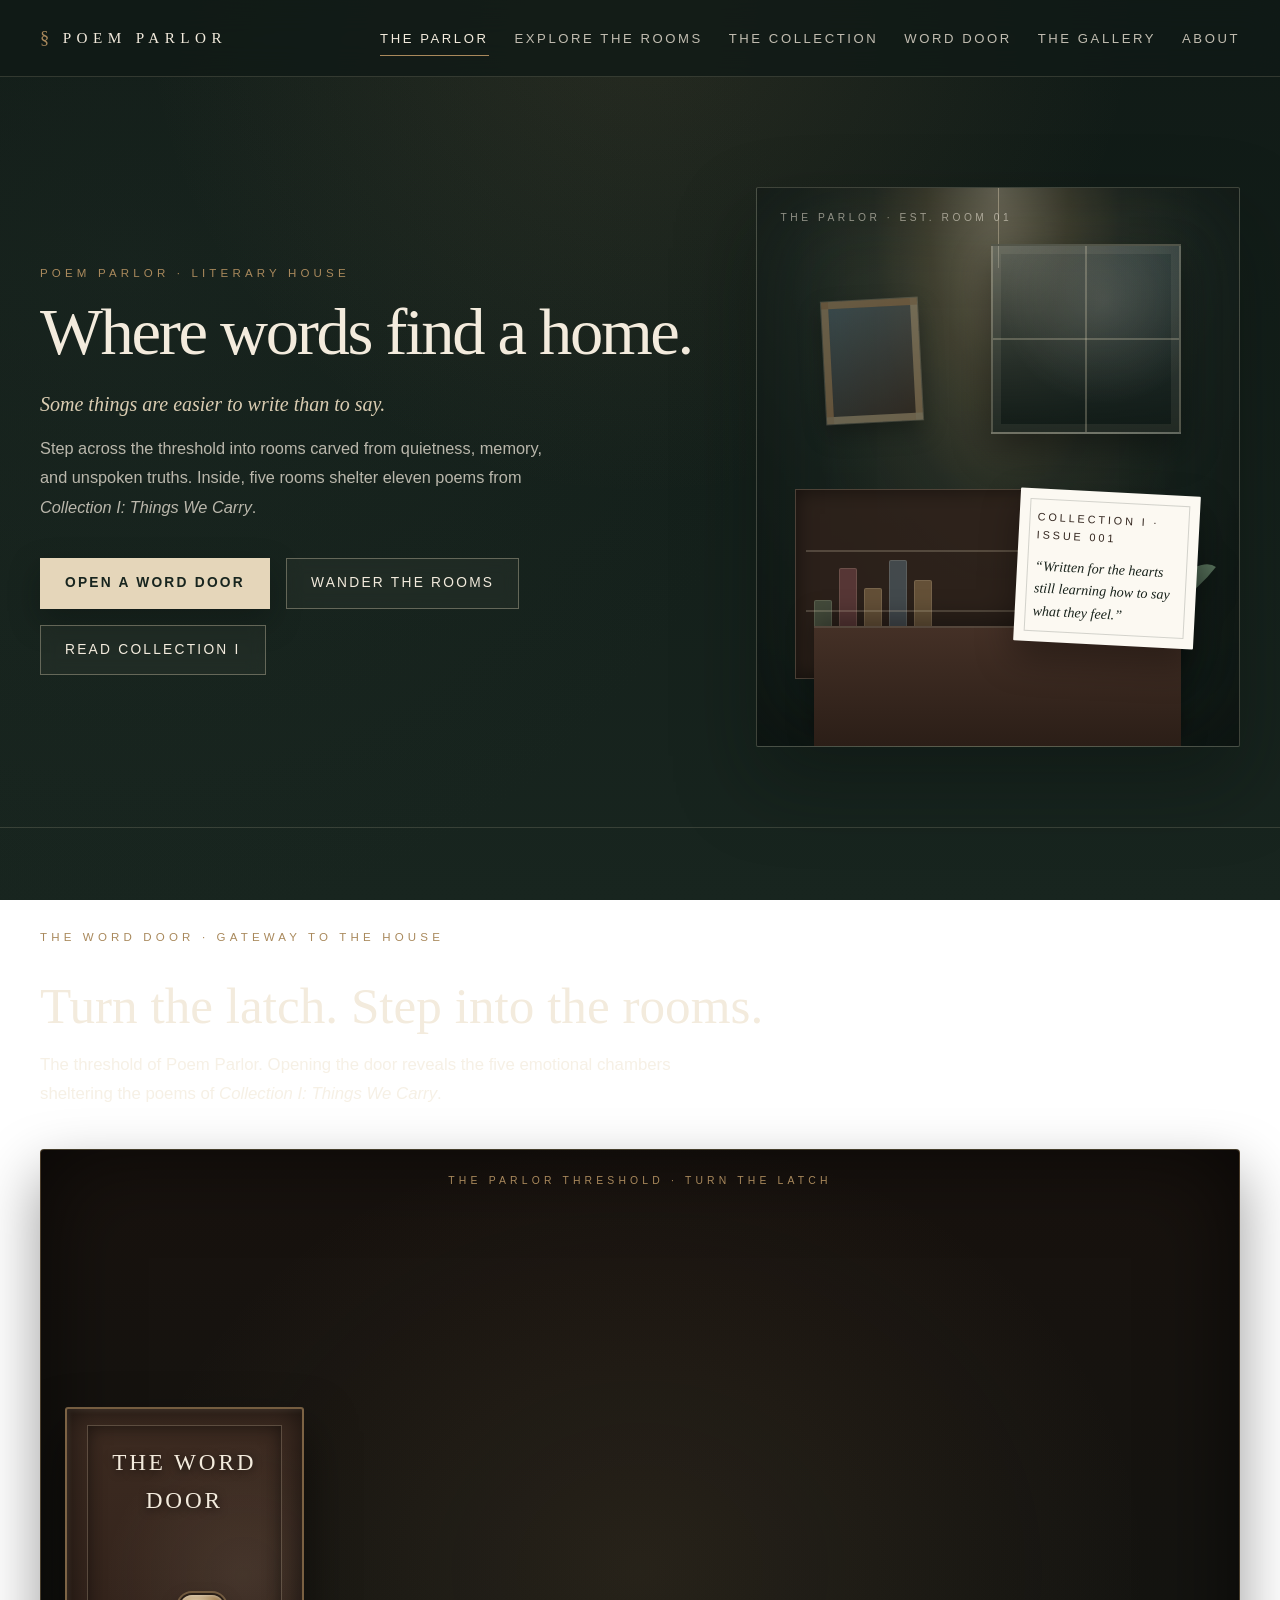
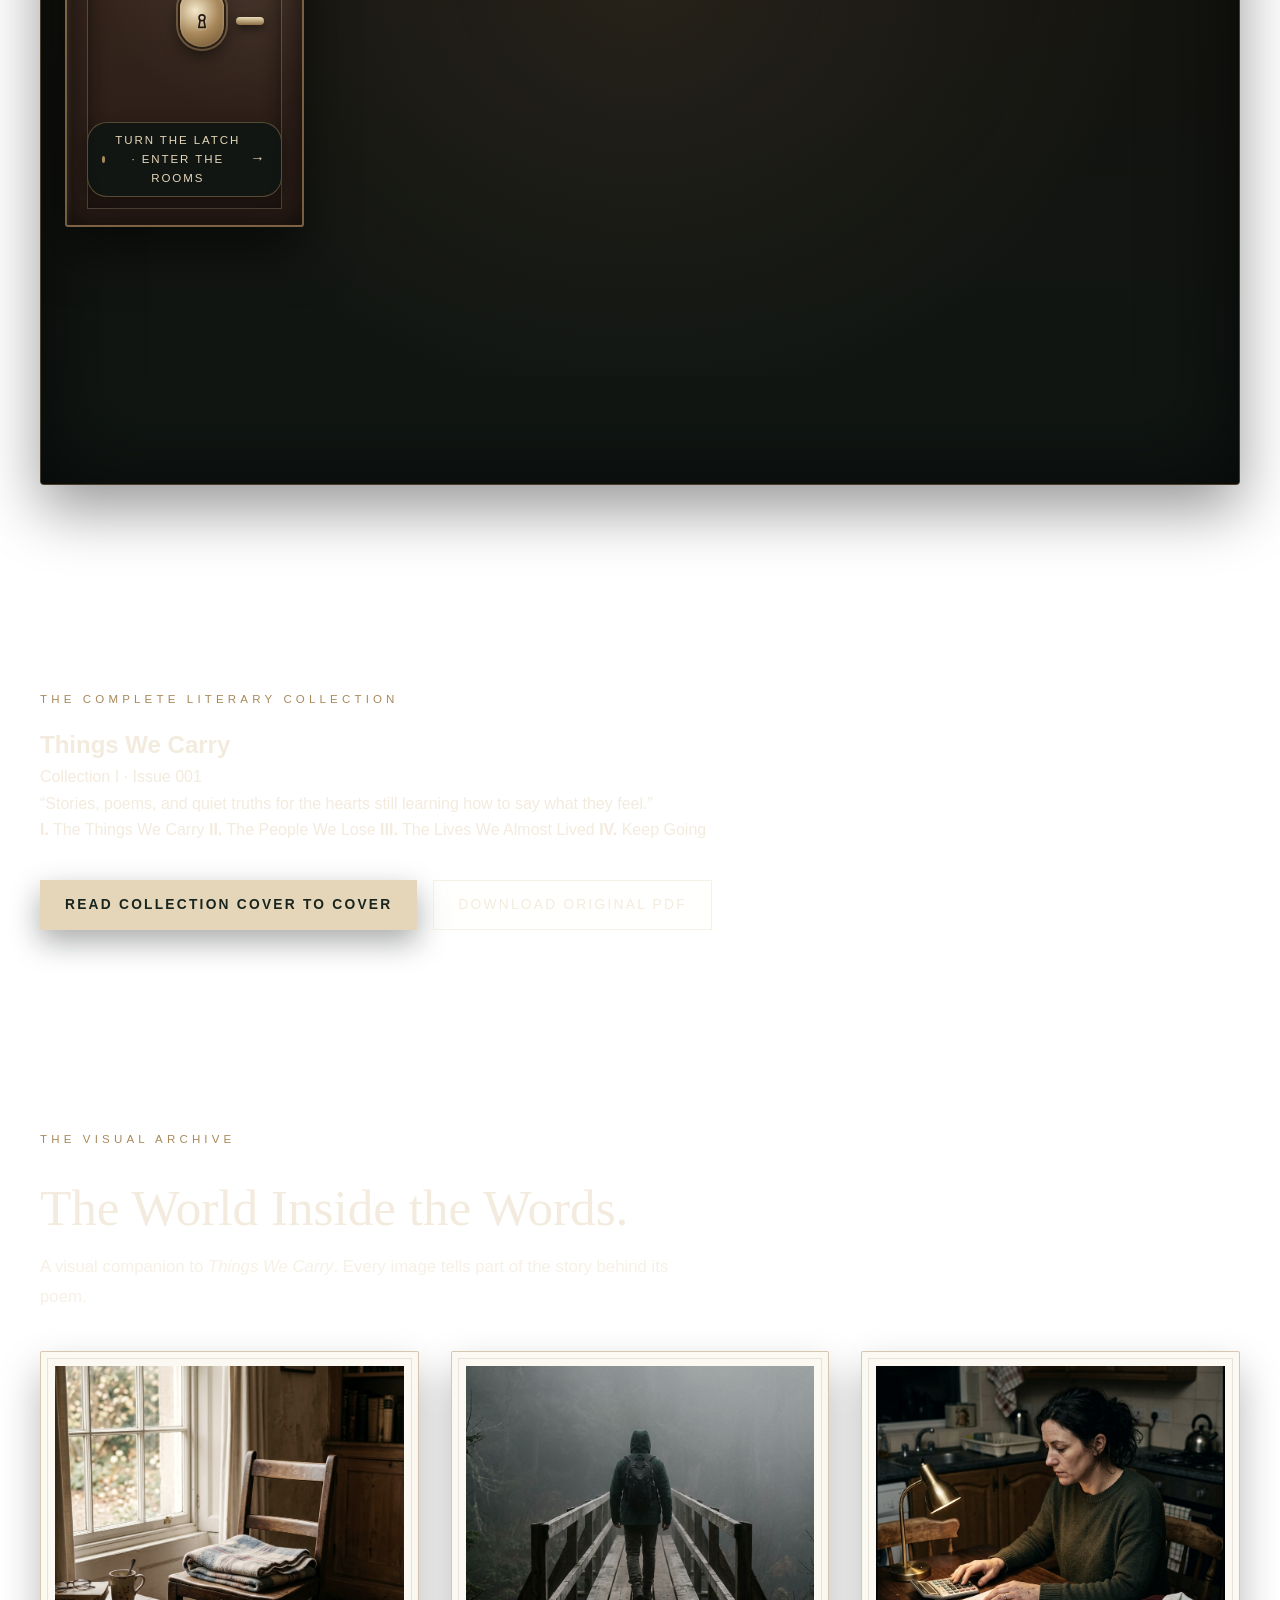
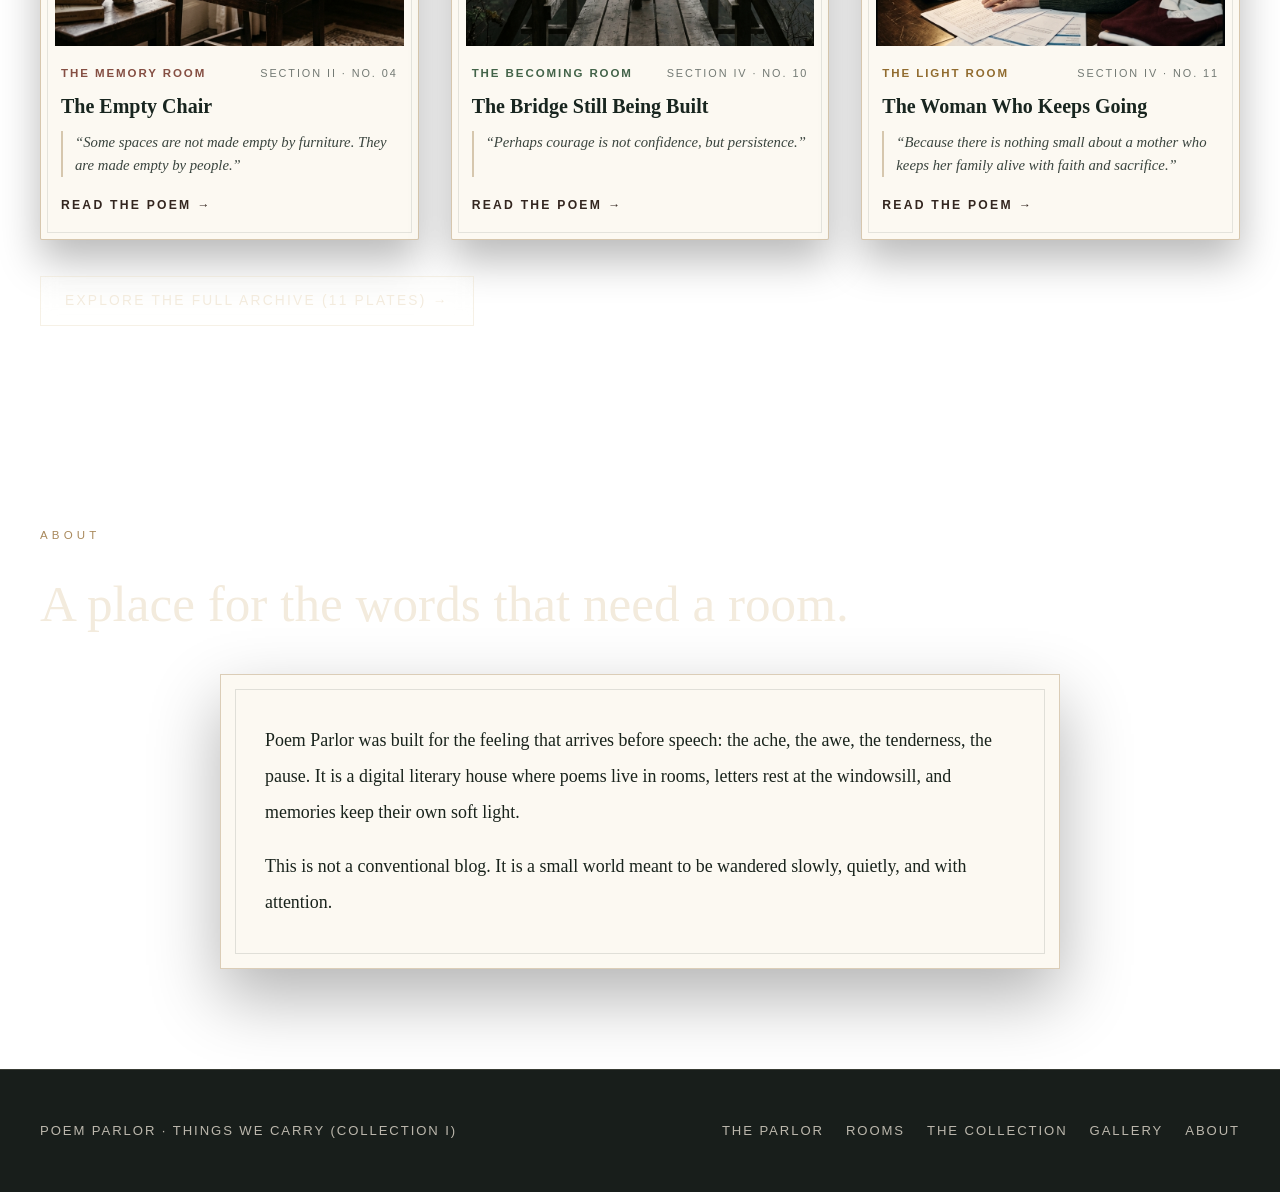
<file: index.html>
<!DOCTYPE html>
<html lang="en">
  <head>
    <meta charset="UTF-8" />
    <meta name="viewport" content="width=device-width, initial-scale=1.0" />
    <meta
      name="description"
      content="Poem Parlor is an atmospheric digital literary house of poems, reflections, and emotional rooms. Discover Collection I: Things We Carry."
    />
    <title>Poem Parlor | Things We Carry</title>
    <link rel="stylesheet" href="css/style.css" />
    <script src="js/poems-data.js"></script>
    <script src="js/script.js" defer></script>
  </head>
  <body>
    <header class="site-nav">
      <div class="site-shell">
        <a class="brand" href="index.html">Poem Parlor</a>
        <nav aria-label="Main navigation">
          <ul class="nav-links">
            <li><a href="index.html" class="active">The Parlor</a></li>
            <li><a href="poems.html#rooms-view">Explore the Rooms</a></li>
            <li><a href="poems.html#collection-view">The Collection</a></li>
            <li><a href="#word-door">Word Door</a></li>
            <li><a href="gallery.html">The Gallery</a></li>
            <li><a href="about.html">About</a></li>
          </ul>
        </nav>
      </div>
    </header>

    <main>
      <!-- Atmospheric Entrance / Hero -->
      <section class="hero">
        <div class="site-shell hero-grid">
          <div class="hero-copy">
            <span class="kicker">Poem Parlor · Literary House</span>
            <h1>Where words find a home.</h1>
            <p class="strapline">Some things are easier to write than to say.</p>
            <p class="entrance-narrative">
              Step across the threshold into rooms carved from quietness, memory, and unspoken truths.
              Inside, five rooms shelter eleven poems from <em>Collection I: Things We Carry</em>.
            </p>
            <div class="hero-actions">
              <a class="button-primary" href="#word-door">Open a Word Door</a>
              <a class="button-secondary" href="poems.html#rooms-view">Wander the Rooms</a>
              <a class="button-secondary" href="poems.html#collection-view">Read Collection I</a>
            </div>
          </div>

          <div class="parlor-scene" aria-label="An atmospheric literary parlor scene">
            <div class="ceiling-light" aria-hidden="true"></div>
            <div class="window" aria-hidden="true"></div>
            <div class="wall-frame" aria-hidden="true"></div>
            <div class="bookshelf" aria-hidden="true">
              <div class="book-stack">
                <span></span>
                <span></span>
                <span></span>
                <span></span>
                <span></span>
              </div>
            </div>
            <div class="houseplant" aria-hidden="true"><span></span><span></span><span></span></div>
            <div class="rug" aria-hidden="true"></div>
            <div class="desk" aria-hidden="true"></div>
            <div class="letter" aria-label="letter on desk">
              <small>Collection I · Issue 001</small>
              <p>
                “Written for the hearts still learning how to say what they feel.”
              </p>
            </div>
          </div>
        </div>
      </section>

      <!-- Signature Interaction: The Word Door (Gateway to the Rooms) -->
      <section class="section word-door-section" id="word-door">
        <div class="site-shell">
          <div class="section-heading">
            <span class="kicker">The Word Door · Gateway to the House</span>
            <h2>Turn the latch. Step into the rooms.</h2>
            <p>
              The threshold of Poem Parlor. Opening the door reveals the five emotional chambers
              sheltering the poems of <em>Collection I: Things We Carry</em>.
            </p>
          </div>

          <div class="door-shell" id="doorShell" aria-live="polite">
            <!-- The Door (Closed State with Latch Interaction Cue) -->
            <button
              class="door-trigger"
              id="doorTrigger"
              type="button"
              aria-expanded="false"
              aria-controls="doorReveal"
              aria-label="Turn the latch to open the Word Door and enter the rooms"
            >
              <div class="door-face">
                <span class="door-inscription">The Word Door</span>

                <div class="door-latch-assembly" aria-hidden="true">
                  <div class="door-escutcheon">
                    <svg class="door-keyhole-icon" viewBox="0 0 24 24" width="22" height="22" fill="none">
                      <circle cx="12" cy="8.5" r="3.2" stroke="currentColor" stroke-width="1.8" />
                      <path d="M10 11.2L8.5 19H15.5L14 11.2" stroke="currentColor" stroke-width="1.8" stroke-linejoin="round" />
                    </svg>
                  </div>
                  <div class="door-handle-lever"></div>
                </div>

                <div class="door-hint-tag">
                  <span class="hint-pulse" aria-hidden="true"></span>
                  <span class="hint-text">Turn the latch · Enter the rooms</span>
                  <span class="hint-arrow" aria-hidden="true">→</span>
                </div>
              </div>
            </button>

            <!-- The Interior Revealed Beyond the Door -->
            <div class="door-reveal" id="doorReveal">
              <div class="door-foyer" id="doorFoyer">
                <div class="foyer-banner">
                  <div class="foyer-kicker">Beyond the Threshold · Five Chambers of the House</div>
                  <h3 class="foyer-title">Choose a room to enter.</h3>
                  <p class="foyer-desc">
                    Each space holds its own silence, its own light, and its own poems from
                    <em>Things We Carry</em>.
                  </p>
                </div>

                <div class="foyer-rooms-grid">
                  <!-- 1. The Quiet Room -->
                  <article class="foyer-room-card quiet" data-room="quiet">
                    <div class="foyer-card-inner">
                      <span class="foyer-wing-badge">North Wing · Room 01</span>
                      <h4 class="foyer-room-title">The Quiet Room</h4>
                      <span class="foyer-descriptor">Stillness &amp; Solitude</span>
                      <p class="foyer-vignette">
                        “Where time forgets how to rush, and silence learns to speak.”
                      </p>
                      <div class="foyer-poems-meta">
                        <span class="foyer-poem-count">3 Poems Sheltered:</span>
                        <span class="foyer-poem-names">Lost in Thought · The Man Who Never Complained · Somewhere Behind His Silence</span>
                      </div>
                      <a class="foyer-enter-link" href="poems.html#quiet-room">
                        <span>Enter this room</span>
                        <span class="foyer-link-arrow">→</span>
                      </a>
                    </div>
                  </article>

                  <!-- 2. The Memory Room -->
                  <article class="foyer-room-card memory" data-room="memory">
                    <div class="foyer-card-inner">
                      <span class="foyer-wing-badge">East Wing · Room 02</span>
                      <h4 class="foyer-room-title">The Memory Room</h4>
                      <span class="foyer-descriptor">The Archive of Years</span>
                      <p class="foyer-vignette">
                        “Photographs rest in open drawers; what is gone remains kept.”
                      </p>
                      <div class="foyer-poems-meta">
                        <span class="foyer-poem-count">3 Poems Sheltered:</span>
                        <span class="foyer-poem-names">The Empty Chair · The Picture He Couldn't Call · Shakespeare and the World</span>
                      </div>
                      <a class="foyer-enter-link" href="poems.html#memory-room">
                        <span>Enter this room</span>
                        <span class="foyer-link-arrow">→</span>
                      </a>
                    </div>
                  </article>

                  <!-- 3. The Love Room -->
                  <article class="foyer-room-card love" data-room="love">
                    <div class="foyer-card-inner">
                      <span class="foyer-wing-badge">South Chamber · Room 03</span>
                      <h4 class="foyer-room-title">The Love Room</h4>
                      <span class="foyer-descriptor">The Hearth of Unsaid Things</span>
                      <p class="foyer-vignette">
                        “A patient warmth that asks for nothing more than honesty.”
                      </p>
                      <div class="foyer-poems-meta">
                        <span class="foyer-poem-count">2 Poems Sheltered:</span>
                        <span class="foyer-poem-names">The Chapter We Couldn't Finish · Before Spring Arrives</span>
                      </div>
                      <a class="foyer-enter-link" href="poems.html#love-room">
                        <span>Enter this room</span>
                        <span class="foyer-link-arrow">→</span>
                      </a>
                    </div>
                  </article>

                  <!-- 4. The Becoming Room -->
                  <article class="foyer-room-card becoming" data-room="becoming">
                    <div class="foyer-card-inner">
                      <span class="foyer-wing-badge">The Threshold · Room 04</span>
                      <h4 class="foyer-room-title">The Becoming Room</h4>
                      <span class="foyer-descriptor">The Hallway Before Dawn</span>
                      <p class="foyer-vignette">
                        “Doors stand half-open to morning; courage to take the next step.”
                      </p>
                      <div class="foyer-poems-meta">
                        <span class="foyer-poem-count">2 Poems Sheltered:</span>
                        <span class="foyer-poem-names">A Life Filled with Almost · The Bridge Still Being Built</span>
                      </div>
                      <a class="foyer-enter-link" href="poems.html#becoming-room">
                        <span>Enter this room</span>
                        <span class="foyer-link-arrow">→</span>
                      </a>
                    </div>
                  </article>

                  <!-- 5. The Light Room -->
                  <article class="foyer-room-card light" data-room="light">
                    <div class="foyer-card-inner">
                      <span class="foyer-wing-badge">The Solarium · Room 05</span>
                      <h4 class="foyer-room-title">The Light Room</h4>
                      <span class="foyer-descriptor">The Solarium &amp; Morning Window</span>
                      <p class="foyer-vignette">
                        “Sunlight across worn boards; grace dressed in faithful things.”
                      </p>
                      <div class="foyer-poems-meta">
                        <span class="foyer-poem-count">1 Poem &amp; Epilogue:</span>
                        <span class="foyer-poem-names">The Woman Who Keeps Going · A Final Page</span>
                      </div>
                      <a class="foyer-enter-link" href="poems.html#light-room">
                        <span>Enter this room</span>
                        <span class="foyer-link-arrow">→</span>
                      </a>
                    </div>
                  </article>
                </div>

                <div class="foyer-actions-bar">
                  <a class="button-secondary" href="poems.html#rooms-view">Wander the entire house in sequence →</a>
                  <button type="button" class="close-door-btn" id="doorCloseBtn">Close the door ✕</button>
                </div>
              </div>
            </div>
          </div>
        </div>
      </section>

      <!-- Featured Collection Spotlight -->
      <section class="section collection-spotlight" id="collection-feature">
        <div class="site-shell">
          <div class="spotlight-card">
            <div class="spotlight-content">
              <span class="kicker">The Complete Literary Collection</span>
              <h2>Things We Carry</h2>
              <p class="spotlight-sub">Collection I · Issue 001</p>
              <p class="spotlight-quote">
                “Stories, poems, and quiet truths for the hearts still learning how to say what they feel.”
              </p>
              <div class="spotlight-sections-list">
                <span><strong>I.</strong> The Things We Carry</span>
                <span><strong>II.</strong> The People We Lose</span>
                <span><strong>III.</strong> The Lives We Almost Lived</span>
                <span><strong>IV.</strong> Keep Going</span>
              </div>
              <div class="hero-actions">
                <a class="button-primary" href="poems.html#collection-view">Read Collection Cover to Cover</a>
                <a
                  class="button-secondary"
                  href="Poem_Parlor_Collection_I_Things_We_Carry (1).pdf"
                  target="_blank"
                  rel="noopener"
                >
                  Download Original PDF
                </a>
              </div>
            </div>
          </div>
        </div>
      </section>

      <!-- The Gallery Preview: The Visual Archive -->
      <section class="section" id="gallery-preview">
        <div class="site-shell">
          <div class="section-heading">
            <span class="kicker">The Visual Archive</span>
            <h2>The World Inside the Words.</h2>
            <p>
              A visual companion to <em>Things We Carry</em>. Every image tells part of the story
              behind its poem.
            </p>
          </div>

          <div class="archive-grid archive-preview-grid">
            <!-- The Empty Chair -->
            <article class="archive-card memory" data-room="memory">
              <div class="archive-image-wrap">
                <img
                  src="images/gallery/04-the-empty-chair.jpg"
                  alt="A single empty wooden chair by a window with a folded blanket and reading glasses nearby"
                  loading="lazy"
                />
              </div>
              <div class="archive-card-content">
                <div class="archive-meta">
                  <span class="archive-room-tag">The Memory Room</span>
                  <span class="archive-section-tag">Section II · No. 04</span>
                </div>
                <h3>The Empty Chair</h3>
                <p class="archive-caption">
                  “Some spaces are not made empty by furniture. They are made empty by people.”
                </p>
                <a class="archive-link" href="poem.html?id=the-empty-chair&amp;from=gallery">Read the poem →</a>
              </div>
            </article>

            <!-- The Bridge Still Being Built -->
            <article class="archive-card becoming" data-room="becoming">
              <div class="archive-image-wrap">
                <img
                  src="images/gallery/10-the-bridge-still-being-built.jpg"
                  alt="A solitary person walking forward across a weathered wooden bridge disappearing into thick fog"
                  loading="lazy"
                />
              </div>
              <div class="archive-card-content">
                <div class="archive-meta">
                  <span class="archive-room-tag">The Becoming Room</span>
                  <span class="archive-section-tag">Section IV · No. 10</span>
                </div>
                <h3>The Bridge Still Being Built</h3>
                <p class="archive-caption">
                  “Perhaps courage is not confidence, but persistence.”
                </p>
                <a class="archive-link" href="poem.html?id=the-bridge-still-being-built&amp;from=gallery">Read the poem →</a>
              </div>
            </article>

            <!-- The Woman Who Keeps Going -->
            <article class="archive-card light" data-room="light">
              <div class="archive-image-wrap">
                <img
                  src="images/gallery/11-the-woman-who-keeps-going.jpg"
                  alt="A mother sitting alone at a kitchen table late at night, calculator and bills before her, school uniforms folded nearby"
                  loading="lazy"
                />
              </div>
              <div class="archive-card-content">
                <div class="archive-meta">
                  <span class="archive-room-tag">The Light Room</span>
                  <span class="archive-section-tag">Section IV · No. 11</span>
                </div>
                <h3>The Woman Who Keeps Going</h3>
                <p class="archive-caption">
                  “Because there is nothing small about a mother who keeps her family alive with faith and sacrifice.”
                </p>
                <a class="archive-link" href="poem.html?id=the-woman-who-keeps-going&amp;from=gallery">Read the poem →</a>
              </div>
            </article>
          </div>

          <div class="hero-actions gallery-inline-actions">
            <a class="button-secondary" href="gallery.html">Explore the Full Archive (11 Plates) →</a>
          </div>
        </div>
      </section>

      <!-- About Teaser -->
      <section class="section" id="about">
        <div class="site-shell">
          <div class="section-heading">
            <span class="kicker">About</span>
            <h2>A place for the words that need a room.</h2>
          </div>

          <div class="story-panel">
            <p>
              Poem Parlor was built for the feeling that arrives before speech: the ache, the awe,
              the tenderness, the pause. It is a digital literary house where poems live in rooms,
              letters rest at the windowsill, and memories keep their own soft light.
            </p>
            <p>
              This is not a conventional blog. It is a small world meant to be wandered slowly,
              quietly, and with attention.
            </p>
          </div>
        </div>
      </section>
    </main>

    <footer class="footer">
      <div class="site-shell footer-inner">
        <div>Poem Parlor · Things We Carry (Collection I)</div>
        <nav aria-label="Footer navigation">
          <a href="index.html">The Parlor</a>
          <a href="poems.html#rooms-view">Rooms</a>
          <a href="poems.html#collection-view">The Collection</a>
          <a href="gallery.html">Gallery</a>
          <a href="about.html">About</a>
        </nav>
      </div>
    </footer>
  </body>
</html>
</file>
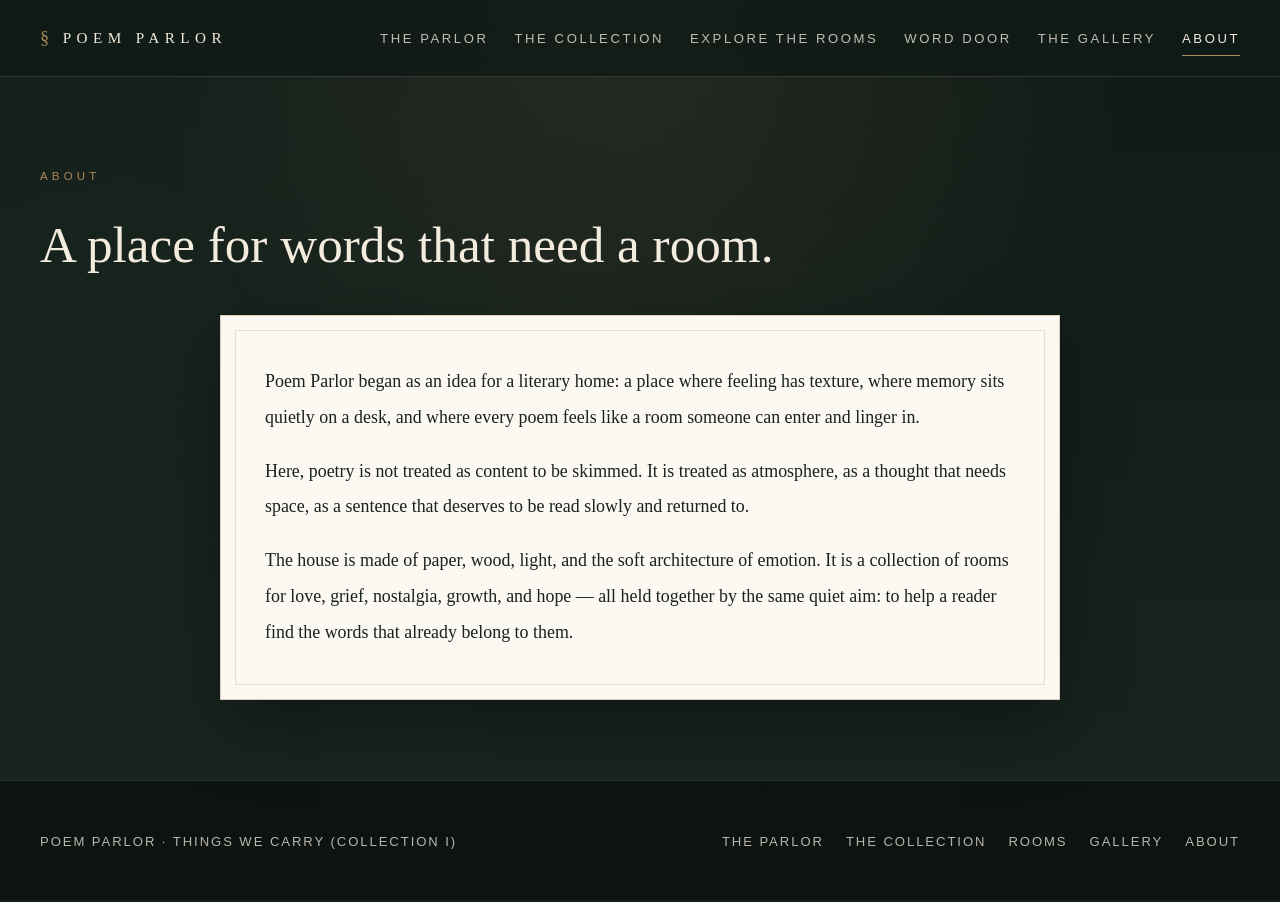
<file: about.html>
<!DOCTYPE html>
<html lang="en">
  <head>
    <meta charset="UTF-8" />
    <meta name="viewport" content="width=device-width, initial-scale=1.0" />
    <meta
      name="description"
      content="Learn about Poem Parlor, a digital literary world where poems, reflections, and emotions live in rooms."
    />
    <title>About | Poem Parlor</title>
    <link rel="stylesheet" href="css/style.css" />
  </head>
  <body>
    <header class="site-nav">
      <div class="site-shell">
        <a class="brand" href="index.html">Poem Parlor</a>
        <nav aria-label="Main navigation">
          <ul class="nav-links">
            <li><a href="index.html">The Parlor</a></li>
            <li><a href="poems.html#collection-view">The Collection</a></li>
            <li><a href="poems.html#rooms-view">Explore the Rooms</a></li>
            <li><a href="index.html#word-door">Word Door</a></li>
            <li><a href="gallery.html">The Gallery</a></li>
            <li><a href="about.html" class="active">About</a></li>
          </ul>
        </nav>
      </div>
    </header>

    <main class="about-page site-shell">
      <div class="section-heading">
        <span class="kicker">About</span>
        <h2>A place for words that need a room.</h2>
      </div>

      <div class="story-panel">
        <p>
          Poem Parlor began as an idea for a literary home: a place where feeling has texture,
          where memory sits quietly on a desk, and where every poem feels like a room someone can
          enter and linger in.
        </p>
        <p>
          Here, poetry is not treated as content to be skimmed. It is treated as atmosphere, as a
          thought that needs space, as a sentence that deserves to be read slowly and returned to.
        </p>
        <p>
          The house is made of paper, wood, light, and the soft architecture of emotion. It is a
          collection of rooms for love, grief, nostalgia, growth, and hope — all held together by
          the same quiet aim: to help a reader find the words that already belong to them.
        </p>
      </div>
    </main>

    <footer class="footer">
      <div class="site-shell footer-inner">
        <div>Poem Parlor · Things We Carry (Collection I)</div>
        <nav aria-label="Footer navigation">
          <a href="index.html">The Parlor</a>
          <a href="poems.html#collection-view">The Collection</a>
          <a href="poems.html#rooms-view">Rooms</a>
          <a href="gallery.html">Gallery</a>
          <a href="about.html">About</a>
        </nav>
      </div>
    </footer>
  </body>
</html>
</file>
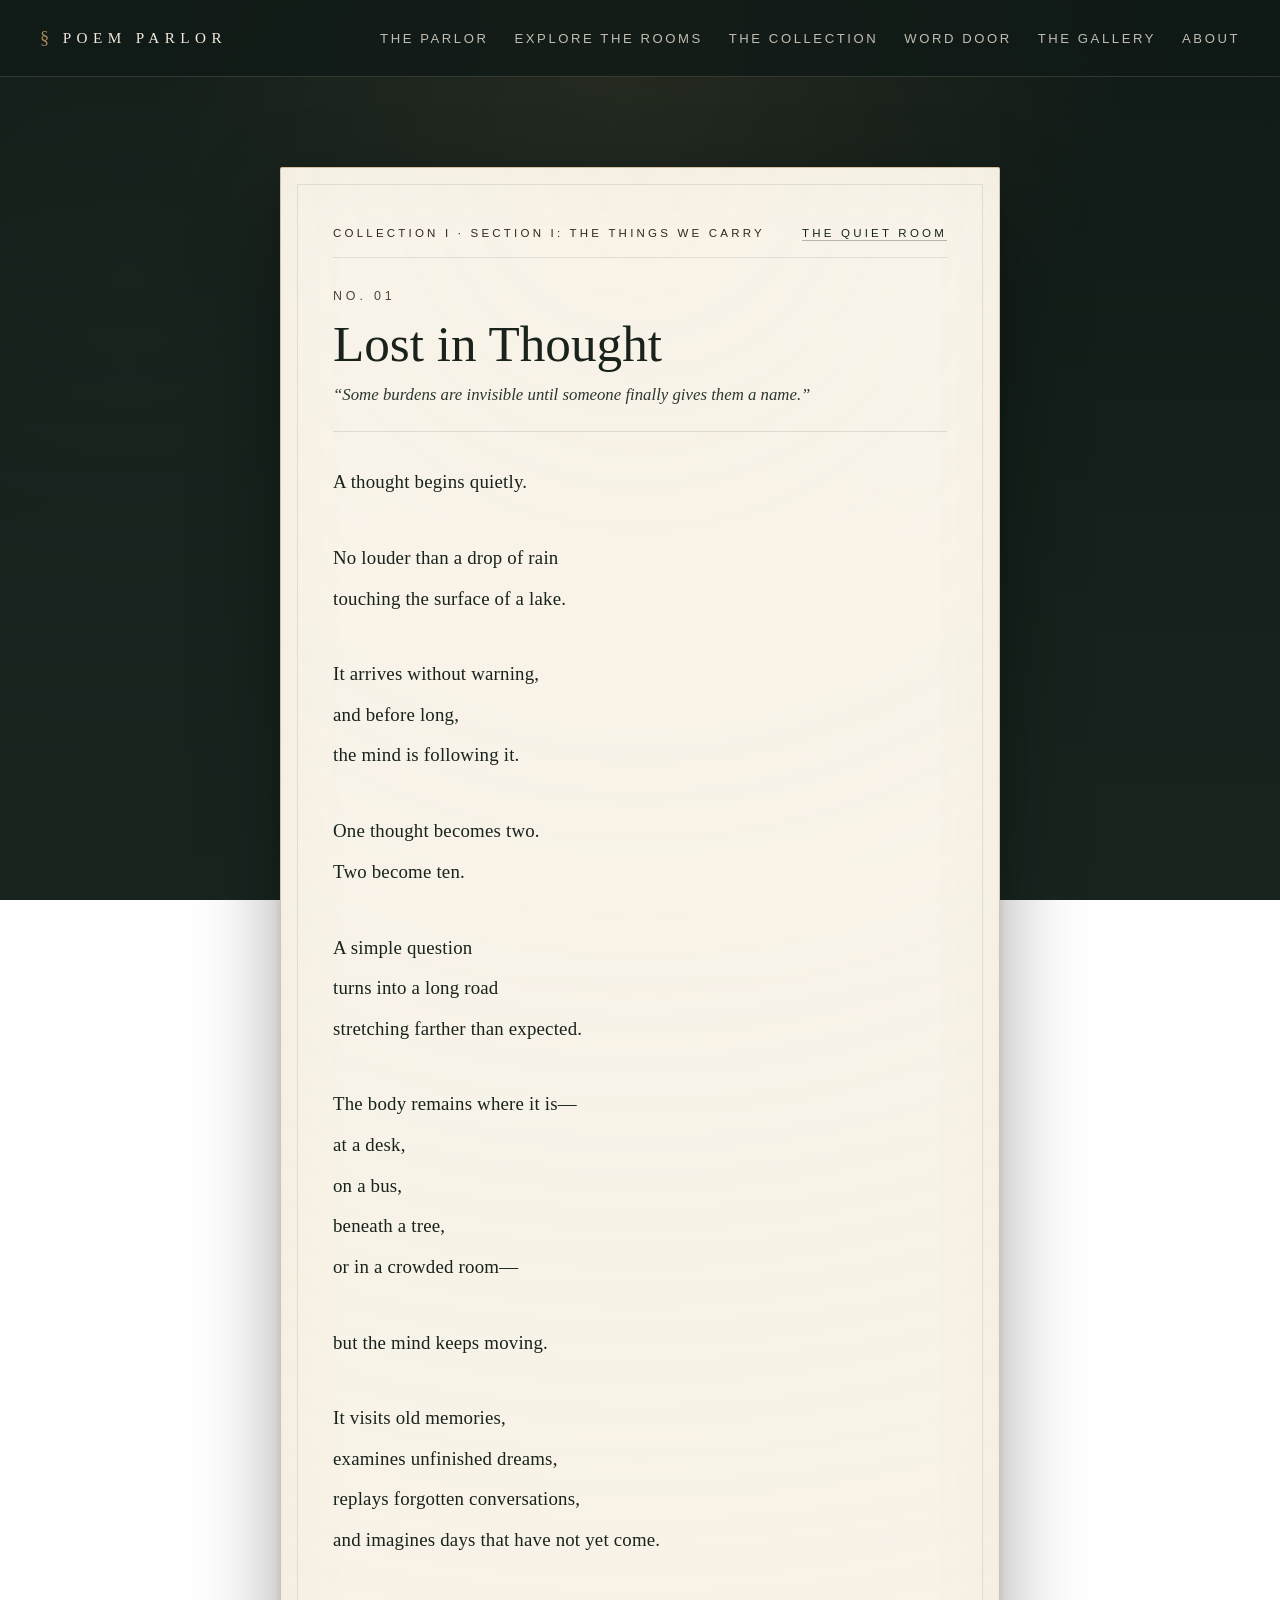
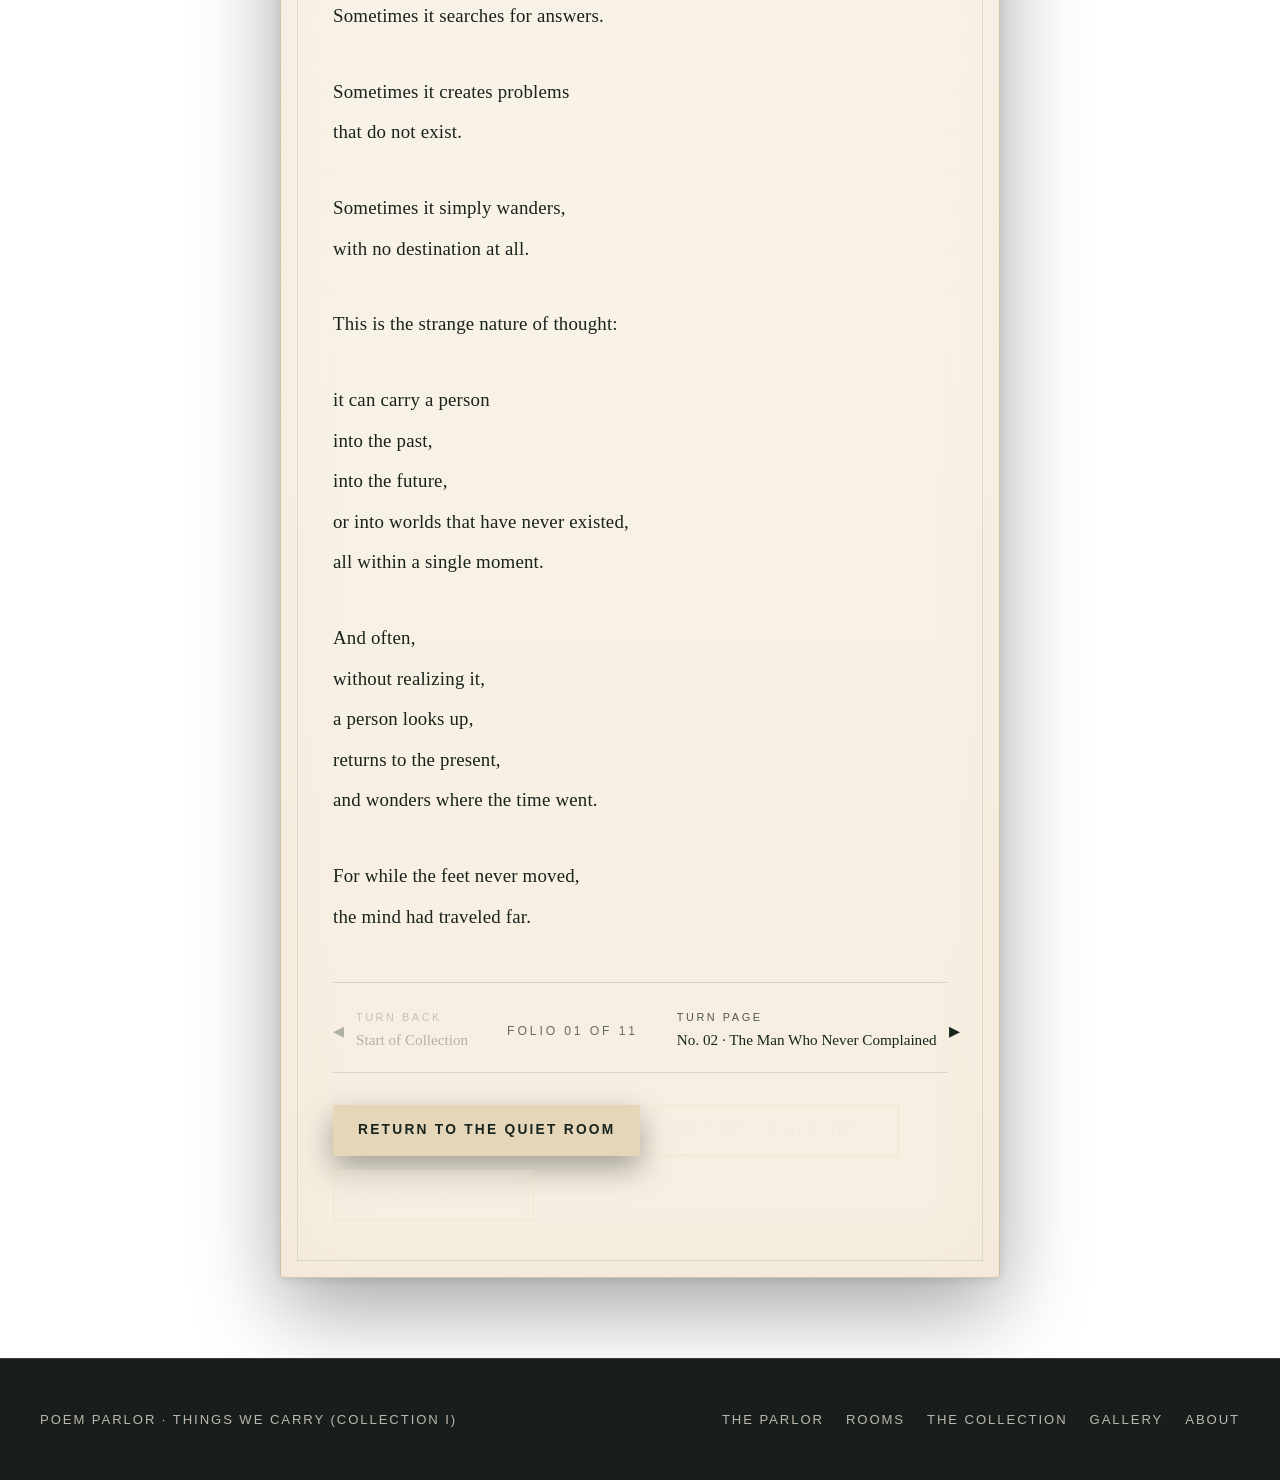
<file: poem.html>
<!DOCTYPE html>
<html lang="en">
  <head>
    <meta charset="UTF-8" />
    <meta name="viewport" content="width=device-width, initial-scale=1.0" />
    <meta
      name="description"
      content="Read poems from Collection I: Things We Carry in Poem Parlor's paper-like literary reading space."
    />
    <title>Poem Reader | Poem Parlor</title>
    <link rel="stylesheet" href="css/style.css" />
    <script src="js/poems-data.js"></script>
    <script src="js/script.js" defer></script>
  </head>
  <body>
    <header class="site-nav">
      <div class="site-shell">
        <a class="brand" href="index.html">Poem Parlor</a>
        <nav aria-label="Main navigation">
          <ul class="nav-links">
            <li><a href="index.html">The Parlor</a></li>
            <li><a href="poems.html#rooms-view">Explore the Rooms</a></li>
            <li><a href="poems.html#collection-view">The Collection</a></li>
            <li><a href="index.html#word-door">Word Door</a></li>
            <li><a href="gallery.html">The Gallery</a></li>
            <li><a href="about.html">About</a></li>
          </ul>
        </nav>
      </div>
    </header>

    <main class="reading-page site-shell">
      <article class="poem-paper" id="poemPaper" aria-label="Poem reading parchment">
        <div class="meta" id="readerMeta">
          <span id="readerSectionBadge">Collection I · Section I: The Things We Carry</span>
          <span id="readerRoomBadge">The Quiet Room</span>
        </div>

        <div class="reader-header">
          <span class="poem-number-kicker" id="readerNumberKicker">NO. 01</span>
          <h2 id="readerTitle">Lost in Thought</h2>
          <p class="reader-epigraph" id="readerEpigraph">“Some burdens are invisible until someone finally gives them a name.”</p>
        </div>

        <div class="poem-body" id="readerBody">
          <!-- Populated dynamically by script.js using POEM_PARLOR_DATA -->
          <p>A thought begins quietly.<br />No louder than a drop of rain<br />touching the surface of a lake.</p>
          <p>It arrives without warning,<br />and before long,<br />the mind is following it.</p>
        </div>

        <nav class="poem-pagination" id="readerPagination" aria-label="Collection page navigation">
          <a class="pagination-link prev" id="readerPrevLink" href="#">
            <span class="arrow">◂</span>
            <span class="nav-text">
              <small>Turn back</small>
              <span id="readerPrevTitle">Previous Poem</span>
            </span>
          </a>
          <span class="pagination-center" id="readerCounter">Folio 01 of 11</span>
          <a class="pagination-link next" id="readerNextLink" href="#">
            <span class="nav-text">
              <small>Turn page</small>
              <span id="readerNextTitle">Next Poem</span>
            </span>
            <span class="arrow">▸</span>
          </a>
        </nav>

        <div class="page-actions" id="readerActions">
          <a class="button-primary" id="readerReturnRoomBtn" href="poems.html#quiet-room">Return to Room</a>
          <a class="button-secondary" id="readerReturnCollectionBtn" href="poems.html#the-things-we-carry">Return to Collection</a>
          <a class="button-secondary" href="index.html">Back to Parlor</a>
        </div>
      </article>
    </main>

    <footer class="footer">
      <div class="site-shell footer-inner">
        <div>Poem Parlor · Things We Carry (Collection I)</div>
        <nav aria-label="Footer navigation">
          <a href="index.html">The Parlor</a>
          <a href="poems.html#rooms-view">Rooms</a>
          <a href="poems.html#collection-view">The Collection</a>
          <a href="gallery.html">Gallery</a>
          <a href="about.html">About</a>
        </nav>
      </div>
    </footer>
  </body>
</html>
</file>
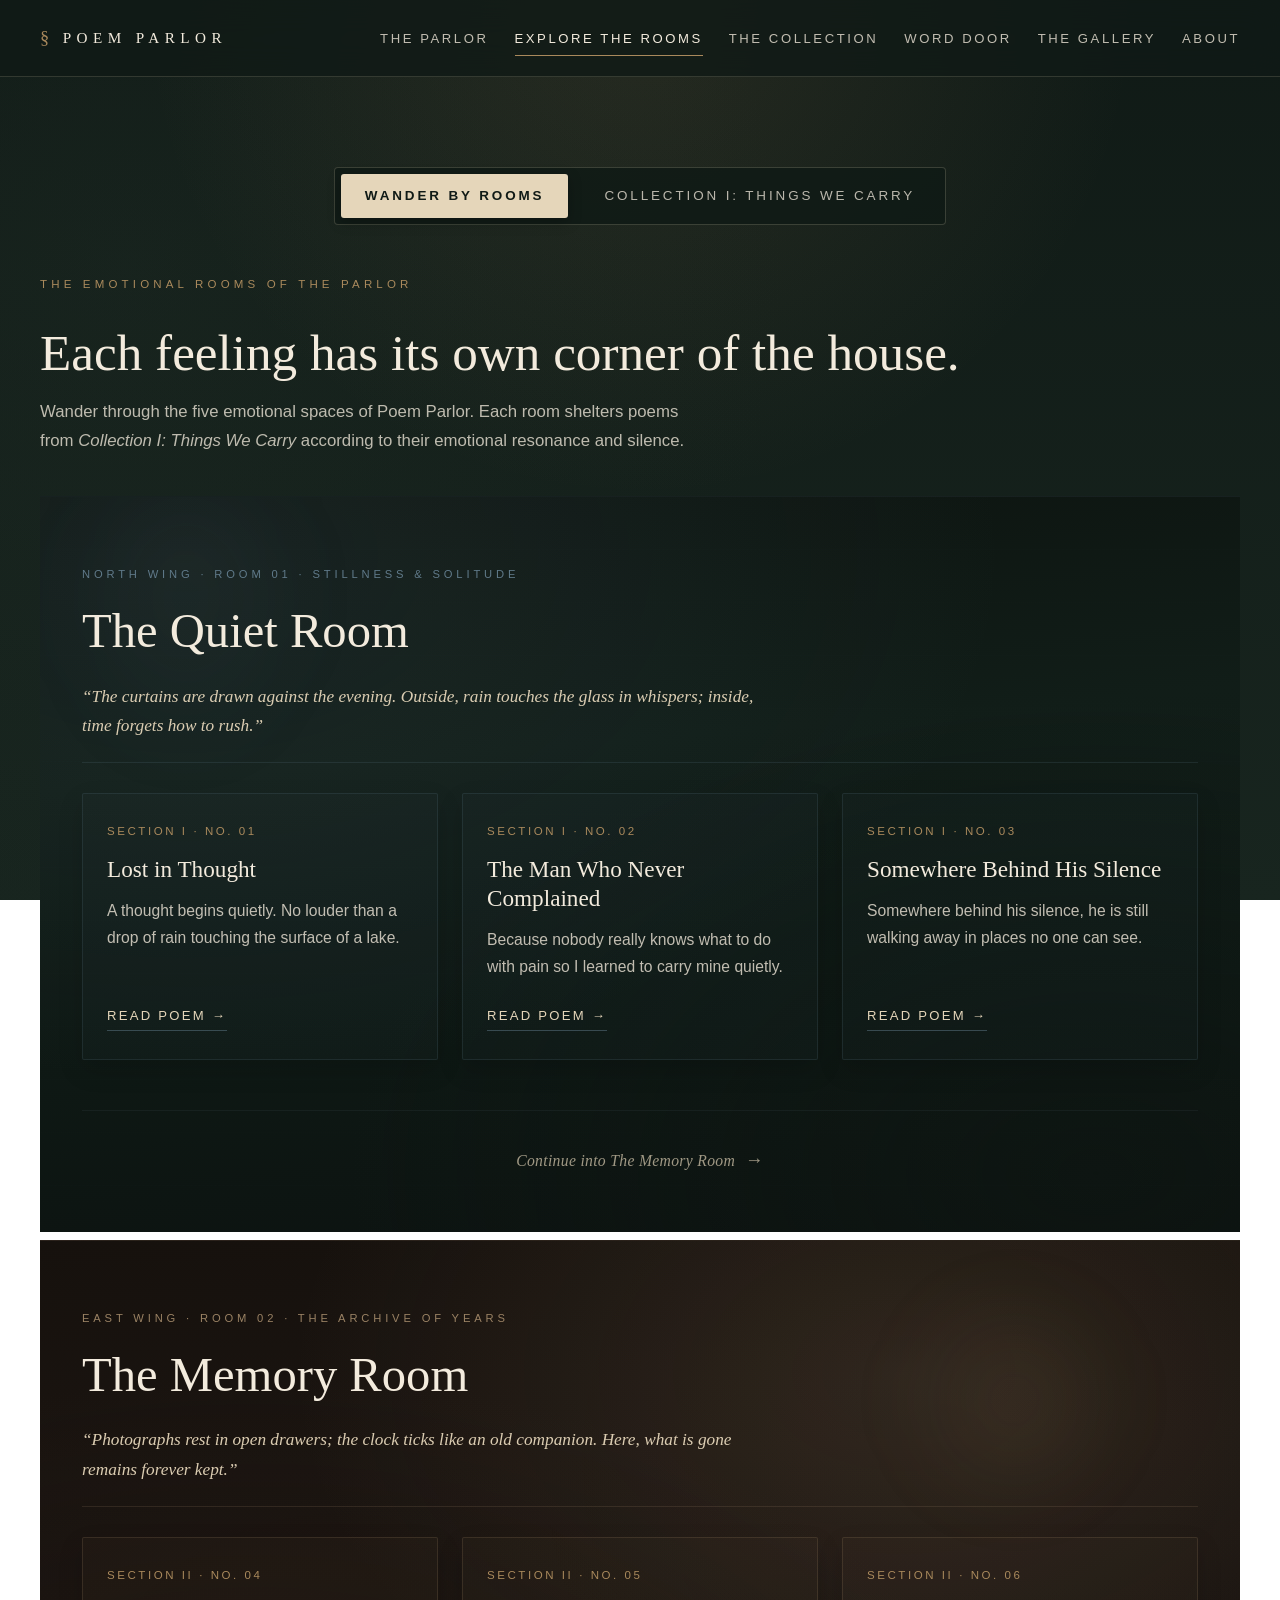
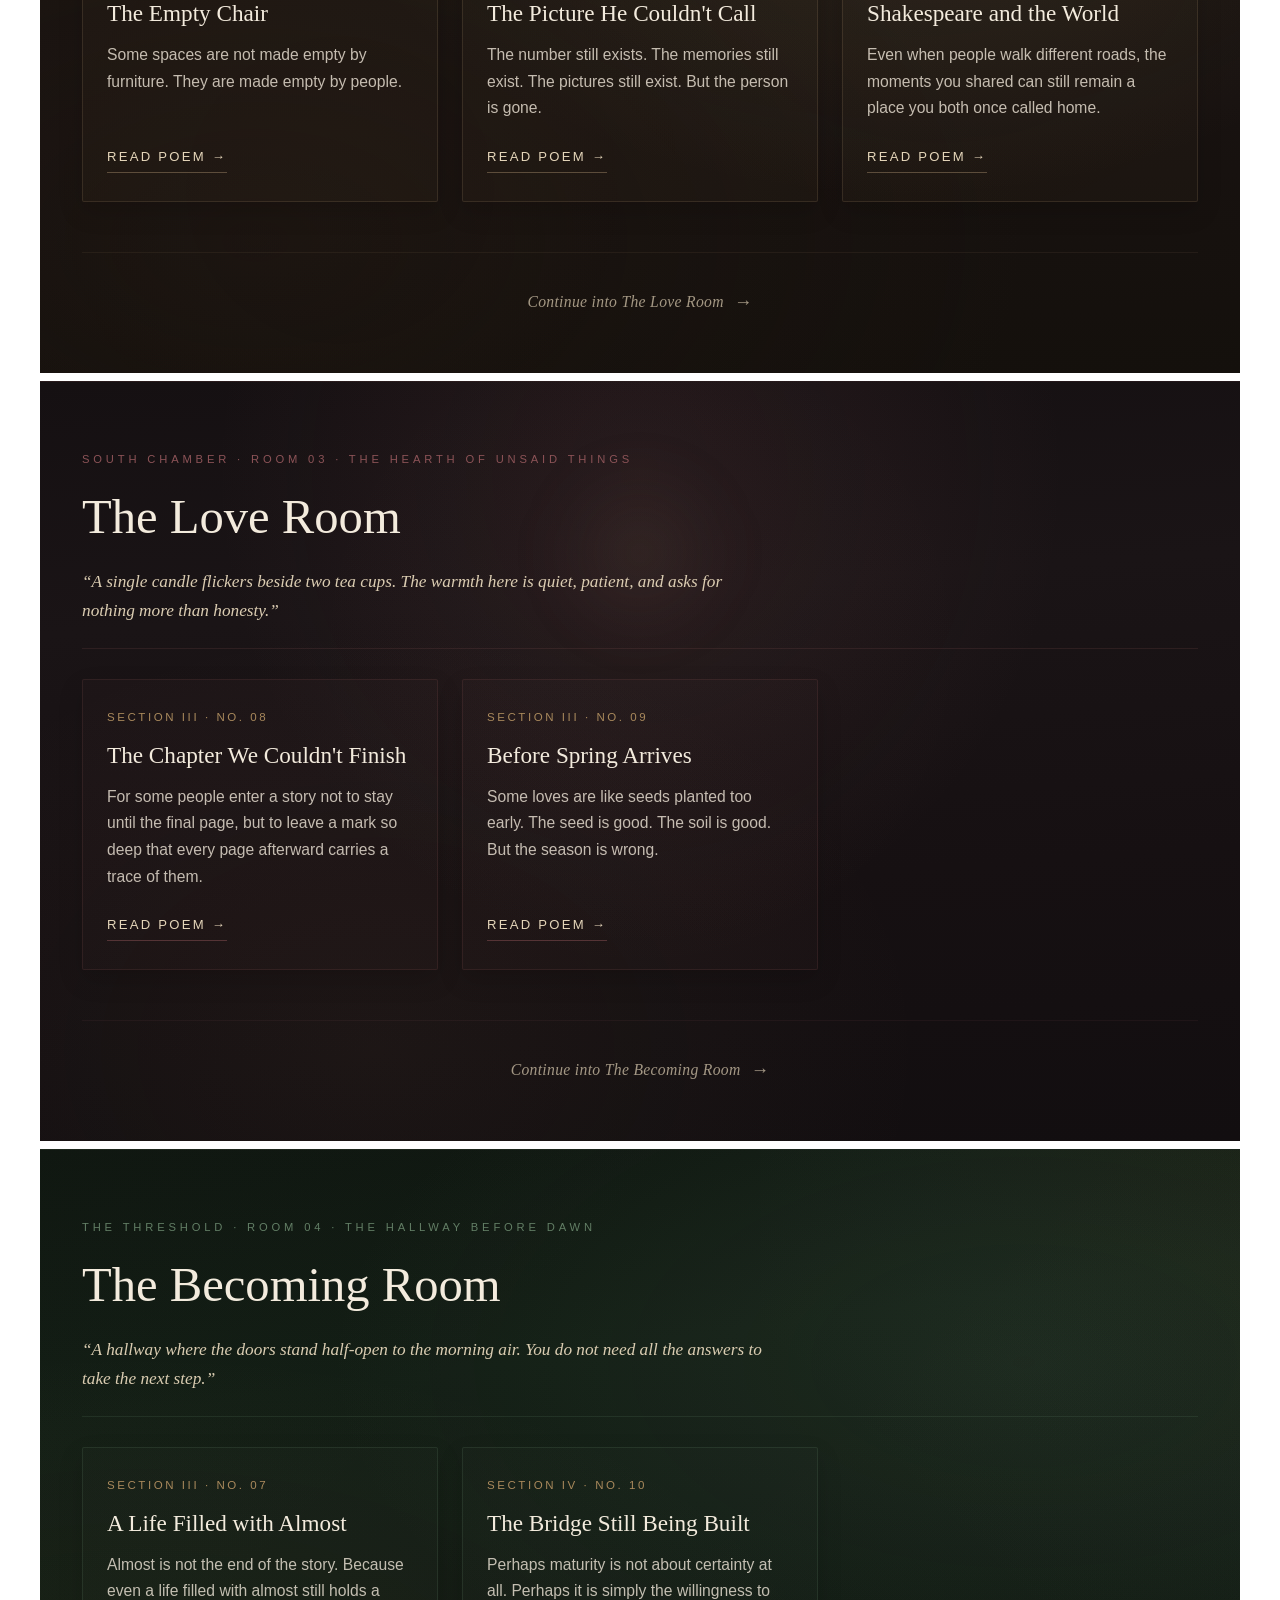
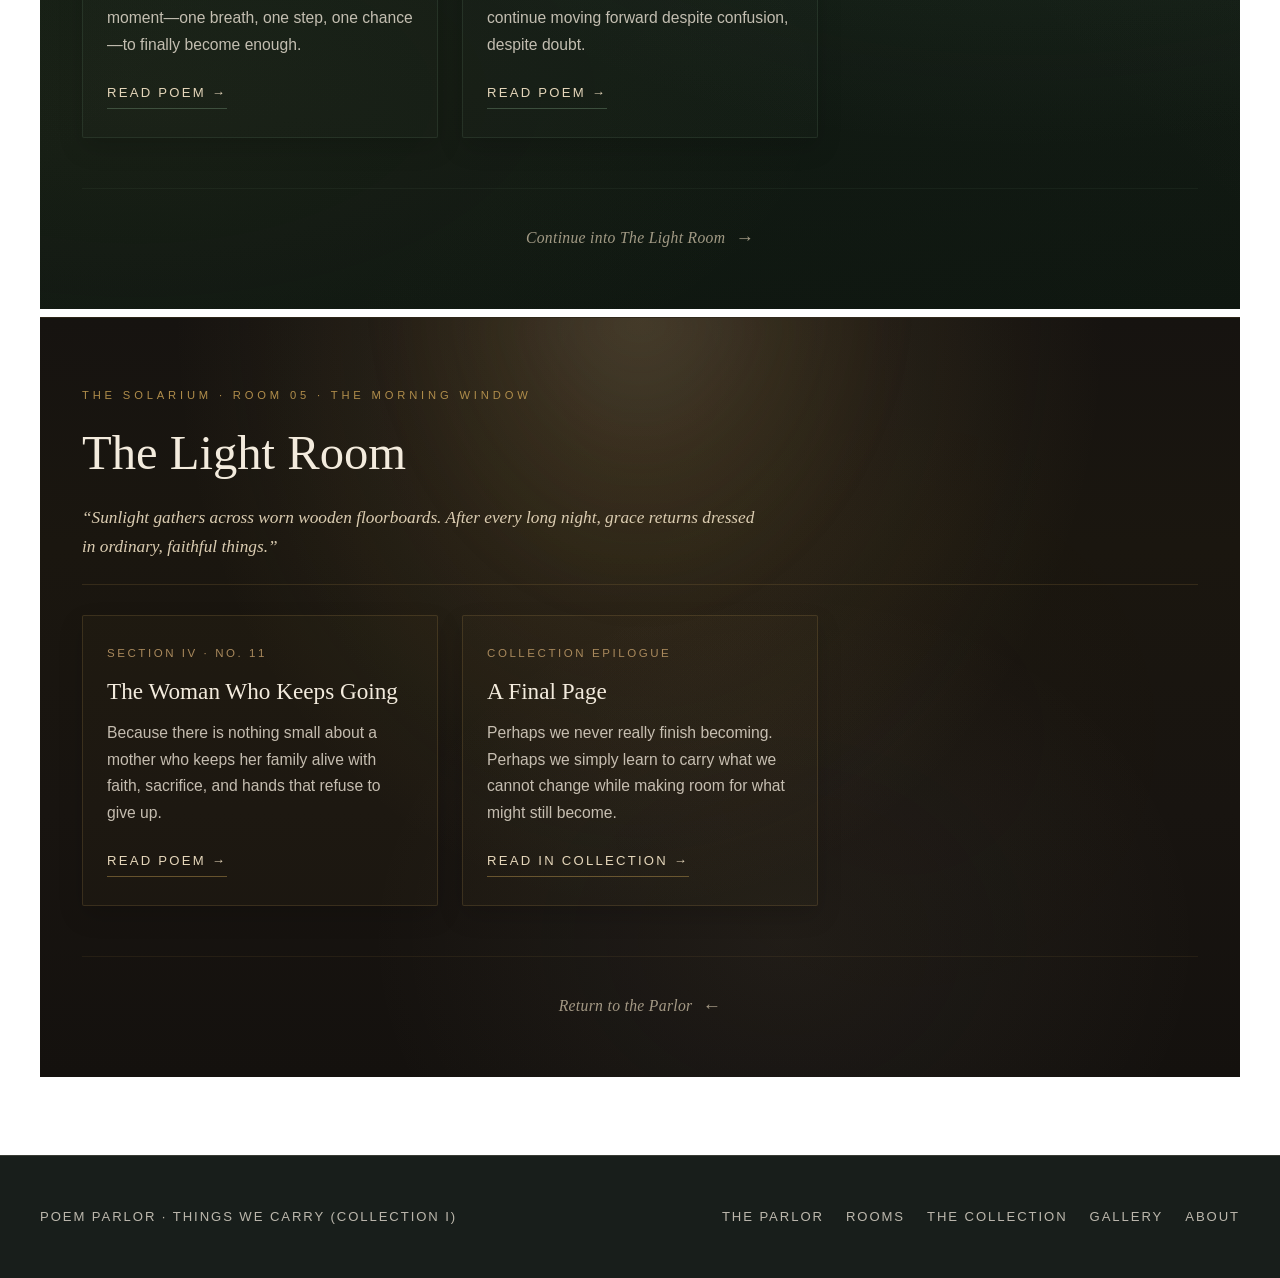
<file: poems.html>
<!DOCTYPE html>
<html lang="en">
  <head>
    <meta charset="UTF-8" />
    <meta name="viewport" content="width=device-width, initial-scale=1.0" />
    <meta
      name="description"
      content="Explore the literary collection and emotional rooms of Poem Parlor: Collection I: Things We Carry."
    />
    <title>The Collection & Rooms | Poem Parlor</title>
    <link rel="stylesheet" href="css/style.css" />
    <script src="js/poems-data.js"></script>
    <script src="js/script.js" defer></script>
  </head>
  <body>
    <header class="site-nav">
      <div class="site-shell">
        <a class="brand" href="index.html">Poem Parlor</a>
        <nav aria-label="Main navigation">
          <ul class="nav-links">
            <li><a href="index.html">The Parlor</a></li>
            <li><a href="poems.html#rooms-view" class="active">Explore the Rooms</a></li>
            <li><a href="poems.html#collection-view">The Collection</a></li>
            <li><a href="index.html#word-door">Word Door</a></li>
            <li><a href="gallery.html">The Gallery</a></li>
            <li><a href="about.html">About</a></li>
          </ul>
        </nav>
      </div>
    </header>

    <main class="rooms-page site-shell">
      <!-- Perspective Switcher: The House vs The Book -->
      <div class="perspective-nav" role="tablist" aria-label="Discovery perspective">
        <a
          href="#rooms-view"
          class="perspective-tab active"
          id="tabRooms"
          role="tab"
          aria-selected="true"
          aria-controls="rooms-view"
        >
          Wander by Rooms
        </a>
        <a
          href="#collection-view"
          class="perspective-tab"
          id="tabCollection"
          role="tab"
          aria-selected="false"
          aria-controls="collection-view"
        >
          Collection I: Things We Carry
        </a>
      </div>

      <!-- ========================================== -->
      <!-- VIEW 1: THE EMOTIONAL ROOMS (THE HOUSE)    -->
      <!-- ========================================== -->
      <div id="rooms-view" class="perspective-content active" role="tabpanel" aria-labelledby="tabRooms">
        <div class="section-heading">
          <span class="kicker">The Emotional Rooms of the Parlor</span>
          <h2>Each feeling has its own corner of the house.</h2>
          <p>
            Wander through the five emotional spaces of Poem Parlor. Each room shelters poems
            from <em>Collection I: Things We Carry</em> according to their emotional resonance and silence.
          </p>
        </div>

        <!-- 1. The Quiet Room -->
        <section id="quiet-room" class="room-spot quiet">
          <div class="room-spot-header room-animate">
            <span class="room-wing-badge">North Wing · Room 01 · Stillness & Solitude</span>
            <h2>The Quiet Room</h2>
            <p class="room-vignette">
              “The curtains are drawn against the evening. Outside, rain touches the glass in whispers;
              inside, time forgets how to rush.”
            </p>
          </div>

          <div class="poem-list">
            <article class="poem-card room-animate">
              <span class="label">Section I · No. 01</span>
              <h3>Lost in Thought</h3>
              <p>A thought begins quietly. No louder than a drop of rain touching the surface of a lake.</p>
              <a href="poem.html?id=lost-in-thought&from=room&room=quiet">Read poem →</a>
            </article>

            <article class="poem-card room-animate">
              <span class="label">Section I · No. 02</span>
              <h3>The Man Who Never Complained</h3>
              <p>Because nobody really knows what to do with pain so I learned to carry mine quietly.</p>
              <a href="poem.html?id=the-man-who-never-complained&from=room&room=quiet">Read poem →</a>
            </article>

            <article class="poem-card room-animate">
              <span class="label">Section I · No. 03</span>
              <h3>Somewhere Behind His Silence</h3>
              <p>Somewhere behind his silence, he is still walking away in places no one can see.</p>
              <a href="poem.html?id=somewhere-behind-his-silence&from=room&room=quiet">Read poem →</a>
            </article>
          </div>
          <div class="room-corridor room-animate">
            <a href="#memory-room">Continue into The Memory Room <span class="corridor-arrow">→</span></a>
          </div>
        </section>

        <!-- 2. The Memory Room -->
        <section id="memory-room" class="room-spot memory">
          <div class="room-spot-header room-animate">
            <span class="room-wing-badge">East Wing · Room 02 · The Archive of Years</span>
            <h2>The Memory Room</h2>
            <p class="room-vignette">
              “Photographs rest in open drawers; the clock ticks like an old companion. Here, what is gone
              remains forever kept.”
            </p>
          </div>

          <div class="poem-list">
            <article class="poem-card room-animate">
              <span class="label">Section II · No. 04</span>
              <h3>The Empty Chair</h3>
              <p>Some spaces are not made empty by furniture. They are made empty by people.</p>
              <a href="poem.html?id=the-empty-chair&from=room&room=memory">Read poem →</a>
            </article>

            <article class="poem-card room-animate">
              <span class="label">Section II · No. 05</span>
              <h3>The Picture He Couldn't Call</h3>
              <p>The number still exists. The memories still exist. The pictures still exist. But the person is gone.</p>
              <a href="poem.html?id=the-picture-he-couldnt-call&from=room&room=memory">Read poem →</a>
            </article>

            <article class="poem-card room-animate">
              <span class="label">Section II · No. 06</span>
              <h3>Shakespeare and the World</h3>
              <p>Even when people walk different roads, the moments you shared can still remain a place you both once called home.</p>
              <a href="poem.html?id=shakespeare-and-the-world&from=room&room=memory">Read poem →</a>
            </article>
          </div>
          <div class="room-corridor room-animate">
            <a href="#love-room">Continue into The Love Room <span class="corridor-arrow">→</span></a>
          </div>
        </section>

        <!-- 3. The Love Room -->
        <section id="love-room" class="room-spot love">
          <div class="room-spot-header room-animate">
            <span class="room-wing-badge">South Chamber · Room 03 · The Hearth of Unsaid Things</span>
            <h2>The Love Room</h2>
            <p class="room-vignette">
              “A single candle flickers beside two tea cups. The warmth here is quiet, patient,
              and asks for nothing more than honesty.”
            </p>
          </div>

          <div class="poem-list">
            <article class="poem-card room-animate">
              <span class="label">Section III · No. 08</span>
              <h3>The Chapter We Couldn't Finish</h3>
              <p>For some people enter a story not to stay until the final page, but to leave a mark so deep that every page afterward carries a trace of them.</p>
              <a href="poem.html?id=the-chapter-we-couldnt-finish&from=room&room=love">Read poem →</a>
            </article>

            <article class="poem-card room-animate">
              <span class="label">Section III · No. 09</span>
              <h3>Before Spring Arrives</h3>
              <p>Some loves are like seeds planted too early. The seed is good. The soil is good. But the season is wrong.</p>
              <a href="poem.html?id=before-spring-arrives&from=room&room=love">Read poem →</a>
            </article>
          </div>
          <div class="room-corridor room-animate">
            <a href="#becoming-room">Continue into The Becoming Room <span class="corridor-arrow">→</span></a>
          </div>
        </section>

        <!-- 4. The Becoming Room -->
        <section id="becoming-room" class="room-spot becoming">
          <div class="room-spot-header room-animate">
            <span class="room-wing-badge">The Threshold · Room 04 · The Hallway Before Dawn</span>
            <h2>The Becoming Room</h2>
            <p class="room-vignette">
              “A hallway where the doors stand half-open to the morning air. You do not need all the answers
              to take the next step.”
            </p>
          </div>

          <div class="poem-list">
            <article class="poem-card room-animate">
              <span class="label">Section III · No. 07</span>
              <h3>A Life Filled with Almost</h3>
              <p>Almost is not the end of the story. Because even a life filled with almost still holds a moment—one breath, one step, one chance—to finally become enough.</p>
              <a href="poem.html?id=a-life-filled-with-almost&from=room&room=becoming">Read poem →</a>
            </article>

            <article class="poem-card room-animate">
              <span class="label">Section IV · No. 10</span>
              <h3>The Bridge Still Being Built</h3>
              <p>Perhaps maturity is not about certainty at all. Perhaps it is simply the willingness to continue moving forward despite confusion, despite doubt.</p>
              <a href="poem.html?id=the-bridge-still-being-built&from=room&room=becoming">Read poem →</a>
            </article>
          </div>
          <div class="room-corridor room-animate">
            <a href="#light-room">Continue into The Light Room <span class="corridor-arrow">→</span></a>
          </div>
        </section>

        <!-- 5. The Light Room -->
        <section id="light-room" class="room-spot light">
          <div class="room-spot-header room-animate">
            <span class="room-wing-badge">The Solarium · Room 05 · The Morning Window</span>
            <h2>The Light Room</h2>
            <p class="room-vignette">
              “Sunlight gathers across worn wooden floorboards. After every long night, grace returns dressed
              in ordinary, faithful things.”
            </p>
          </div>

          <div class="poem-list">
            <article class="poem-card room-animate">
              <span class="label">Section IV · No. 11</span>
              <h3>The Woman Who Keeps Going</h3>
              <p>Because there is nothing small about a mother who keeps her family alive with faith, sacrifice, and hands that refuse to give up.</p>
              <a href="poem.html?id=the-woman-who-keeps-going&from=room&room=light">Read poem →</a>
            </article>

            <article class="poem-card epilogue-card room-animate">
              <span class="label">Collection Epilogue</span>
              <h3>A Final Page</h3>
              <p>Perhaps we never really finish becoming. Perhaps we simply learn to carry what we cannot change while making room for what might still become.</p>
              <a href="poem.html?id=the-woman-who-keeps-going&from=room&room=light">Read in Collection →</a>
            </article>
          </div>
          <div class="room-corridor room-animate">
            <a href="index.html">Return to the Parlor <span class="corridor-arrow">←</span></a>
          </div>
        </section>
      </div>

      <!-- ============================================== -->
      <!-- VIEW 2: THE LITERARY COLLECTION (THE BOOK)     -->
      <!-- ============================================== -->
      <div id="collection-view" class="perspective-content" role="tabpanel" aria-labelledby="tabCollection">
        <div class="section-heading">
          <span class="kicker">Collection I · Issue 001</span>
          <h2>Things We Carry</h2>
          <p>
            Stories, poems, and quiet truths for the hearts still learning how to say what they feel.
          </p>
          <div class="collection-actions-bar">
            <a
              class="button-secondary"
              href="Poem_Parlor_Collection_I_Things_We_Carry (1).pdf"
              target="_blank"
              rel="noopener"
            >
              Read / Download Authoritative PDF
            </a>
          </div>
        </div>

        <!-- Prologue Card -->
        <section class="collection-bookend prologue-card">
          <span class="kicker">Prologue</span>
          <h3>A Note Before the First Page</h3>
          <p>
            Some things are carried quietly.<br />
            A memory. A question. A person. A dream. A life that did not turn out exactly as expected.<br />
            Poem Parlor was made for those things—the feelings that do not always know how to introduce themselves, but somehow recognize us when we read them.<br />
            This is Collection I.<br />
            A room for the things we carry.
          </p>
        </section>

        <!-- Section I -->
        <section id="the-things-we-carry" class="collection-section">
          <div class="collection-section-header">
            <div class="section-number">Section I</div>
            <h2>The Things We Carry</h2>
            <p class="section-epigraph">“Some burdens are invisible until someone finally gives them a name.”</p>
          </div>

          <div class="poem-list">
            <article class="poem-card">
              <span class="label">No. 01 · The Quiet Room</span>
              <h3>Lost in Thought</h3>
              <p>A thought begins quietly. No louder than a drop of rain touching the surface of a lake.</p>
              <a href="poem.html?id=lost-in-thought&from=collection">Read poem →</a>
            </article>

            <article class="poem-card">
              <span class="label">No. 02 · The Quiet Room</span>
              <h3>The Man Who Never Complained</h3>
              <p>Because nobody really knows what to do with pain so I learned to carry mine quietly.</p>
              <a href="poem.html?id=the-man-who-never-complained&from=collection">Read poem →</a>
            </article>

            <article class="poem-card">
              <span class="label">No. 03 · The Quiet Room</span>
              <h3>Somewhere Behind His Silence</h3>
              <p>Somewhere behind his silence, he is still walking away in places no one can see.</p>
              <a href="poem.html?id=somewhere-behind-his-silence&from=collection">Read poem →</a>
            </article>
          </div>
        </section>

        <!-- Section II -->
        <section id="the-people-we-lose" class="collection-section">
          <div class="collection-section-header">
            <div class="section-number">Section II</div>
            <h2>The People We Lose</h2>
            <p class="section-epigraph">“Some people leave the world. Others leave our lives. Both leave rooms behind.”</p>
          </div>

          <div class="poem-list">
            <article class="poem-card">
              <span class="label">No. 04 · The Memory Room</span>
              <h3>The Empty Chair</h3>
              <p>Some spaces are not made empty by furniture. They are made empty by people.</p>
              <a href="poem.html?id=the-empty-chair&from=collection">Read poem →</a>
            </article>

            <article class="poem-card">
              <span class="label">No. 05 · The Memory Room</span>
              <h3>The Picture He Couldn't Call</h3>
              <p>The number still exists. The memories still exist. The pictures still exist. But the person is gone.</p>
              <a href="poem.html?id=the-picture-he-couldnt-call&from=collection">Read poem →</a>
            </article>

            <article class="poem-card">
              <span class="label">No. 06 · The Memory Room</span>
              <h3>Shakespeare and the World</h3>
              <p>Even when people walk different roads, the moments you shared can still remain a place you both once called home.</p>
              <a href="poem.html?id=shakespeare-and-the-world&from=collection">Read poem →</a>
            </article>
          </div>
        </section>

        <!-- Section III -->
        <section id="the-lives-we-almost-lived" class="collection-section">
          <div class="collection-section-header">
            <div class="section-number">Section III</div>
            <h2>The Lives We Almost Lived</h2>
            <p class="section-epigraph">“There are versions of ourselves that exist only in the places we were too afraid to go.”</p>
          </div>

          <div class="poem-list">
            <article class="poem-card">
              <span class="label">No. 07 · The Becoming Room</span>
              <h3>A Life Filled with Almost</h3>
              <p>Almost is not the end of the story. Because even a life filled with almost still holds a moment—one breath, one step, one chance—to finally become enough.</p>
              <a href="poem.html?id=a-life-filled-with-almost&from=collection">Read poem →</a>
            </article>

            <article class="poem-card">
              <span class="label">No. 08 · The Love Room</span>
              <h3>The Chapter We Couldn't Finish</h3>
              <p>For some people enter a story not to stay until the final page, but to leave a mark so deep that every page afterward carries a trace of them.</p>
              <a href="poem.html?id=the-chapter-we-couldnt-finish&from=collection">Read poem →</a>
            </article>

            <article class="poem-card">
              <span class="label">No. 09 · The Love Room</span>
              <h3>Before Spring Arrives</h3>
              <p>Some loves are like seeds planted too early. The seed is good. The soil is good. But the season is wrong.</p>
              <a href="poem.html?id=before-spring-arrives&from=collection">Read poem →</a>
            </article>
          </div>
        </section>

        <!-- Section IV -->
        <section id="keep-going" class="collection-section">
          <div class="collection-section-header">
            <div class="section-number">Section IV</div>
            <h2>Keep Going</h2>
            <p class="section-epigraph">“Perhaps becoming is simply refusing to stop.”</p>
          </div>

          <div class="poem-list">
            <article class="poem-card">
              <span class="label">No. 10 · The Becoming Room</span>
              <h3>The Bridge Still Being Built</h3>
              <p>Perhaps maturity is not about certainty at all. Perhaps it is simply the willingness to continue moving forward despite confusion, despite doubt.</p>
              <a href="poem.html?id=the-bridge-still-being-built&from=collection">Read poem →</a>
            </article>

            <article class="poem-card">
              <span class="label">No. 11 · The Light Room</span>
              <h3>The Woman Who Keeps Going</h3>
              <p>Because there is nothing small about a mother who keeps her family alive with faith, sacrifice, and hands that refuse to give up.</p>
              <a href="poem.html?id=the-woman-who-keeps-going&from=collection">Read poem →</a>
            </article>
          </div>
        </section>

        <!-- Epilogue Card -->
        <section class="collection-bookend epilogue-card">
          <span class="kicker">Epilogue</span>
          <h3>A Final Page</h3>
          <p>
            Perhaps we never really finish becoming.<br />
            Perhaps we simply learn to carry what we cannot change while making room for what might still become.
          </p>
        </section>
      </div>
    </main>

    <footer class="footer">
      <div class="site-shell footer-inner">
        <div>Poem Parlor · Things We Carry (Collection I)</div>
        <nav aria-label="Footer navigation">
          <a href="index.html">The Parlor</a>
          <a href="poems.html#rooms-view">Rooms</a>
          <a href="poems.html#collection-view">The Collection</a>
          <a href="gallery.html">Gallery</a>
          <a href="about.html">About</a>
        </nav>
      </div>
    </footer>
  </body>
</html>
</file>
<file: css/style.css>
/* ==========================================================================

   POEM PARLOR — Design System & Atmospheric Stylesheet

   Identity: Forest & Paper · Literary Architecture

   ========================================================================== */



:root {

  /* Core Palette */

  --forest: #18251f;

  --forest-deep: #101a16;

  --walnut: #33261f;

  --walnut-deep: #221914;

  --paper: #e5d6ba;

  --paper-soft: #f3ebdd;

  --paper-parchment: #f9f4ea;

  --paper-vellum: #fcf9f2;

  --bronze: #a9895c;

  --bronze-soft: rgba(169, 137, 92, 0.25);

  --bronze-glow: rgba(169, 137, 92, 0.4);

  --ink: #19231c;

  --ink-soft: #2c3830;

  --muted: #e2d7c7;

  --shadow: rgba(10, 14, 12, 0.35);



  /* The 5 Atmospheric Rooms Palette */

  --quiet-color: #607a8a;

  --quiet-bg: rgba(18, 28, 24, 0.88);

  --quiet-glow: rgba(96, 122, 138, 0.18);

  --quiet-border: rgba(96, 122, 138, 0.35);



  --memory-color: #9a8264;

  --memory-bg: rgba(34, 25, 19, 0.88);

  --memory-glow: rgba(154, 130, 100, 0.18);

  --memory-border: rgba(154, 130, 100, 0.35);



  --love-color: #8c5357;

  --love-bg: rgba(36, 21, 24, 0.88);

  --love-glow: rgba(140, 83, 87, 0.18);

  --love-border: rgba(140, 83, 87, 0.35);



  --becoming-color: #627e65;

  --becoming-bg: rgba(20, 32, 23, 0.88);

  --becoming-glow: rgba(98, 126, 101, 0.18);

  --becoming-border: rgba(98, 126, 101, 0.35);



  --light-color: #b08d4b;

  --light-bg: rgba(34, 30, 19, 0.88);

  --light-glow: rgba(176, 141, 75, 0.18);

  --light-border: rgba(176, 141, 75, 0.35);

}



/* ==========================================================================

   Base & Resets

   ========================================================================== */

* {

  margin: 0;

  padding: 0;

  box-sizing: border-box;

}



html {

  scroll-behavior: smooth;

  font-size: 16px;

}



body {

  background:

    radial-gradient(circle at 50% 0%, rgba(169, 137, 92, 0.14) 0%, transparent 45%),

    radial-gradient(circle at 10% 30%, rgba(38, 52, 44, 0.25) 0%, transparent 50%),

    linear-gradient(180deg, var(--forest-deep) 0%, var(--forest) 100%);

  background-attachment: fixed;

  color: var(--paper-soft);

  font-family: "Segoe UI", -apple-system, BlinkMacSystemFont, Roboto, sans-serif;

  line-height: 1.65;

  min-height: 100vh;

  -webkit-font-smoothing: antialiased;

}



a {

  color: inherit;

  text-decoration: none;

}



img {

  max-width: 100%;

  display: block;

}



button {

  font: inherit;

}



.site-shell {

  width: min(1200px, calc(100% - 48px));

  margin: 0 auto;

}



/* ==========================================================================

   Navigation

   ========================================================================== */

.site-nav {

  position: sticky;

  top: 0;

  z-index: 100;

  -webkit-backdrop-filter: blur(16px);

  backdrop-filter: blur(16px);

  background: rgba(16, 26, 22, 0.82);

  border-bottom: 1px solid rgba(229, 214, 186, 0.16);

  transition: background 0.3s ease, border-color 0.3s ease;

}



.site-nav .site-shell {

  display: flex;

  align-items: center;

  justify-content: space-between;

  min-height: 76px;

  gap: 20px;

}



.brand {

  font-family: Georgia, "Times New Roman", serif;

  font-size: 0.95rem;

  letter-spacing: 0.34rem;

  text-transform: uppercase;

  color: var(--paper-soft);

  display: inline-flex;

  align-items: center;

  gap: 8px;

  transition: color 0.2s ease;

}



.brand:hover {

  color: var(--paper);

}



.brand::before {

  content: "§";

  color: var(--bronze);

  font-size: 1.15rem;

}



.nav-links {

  display: flex;

  align-items: center;

  gap: 26px;

  list-style: none;

}



.nav-links a {

  position: relative;

  color: rgba(243, 235, 221, 0.78);

  font-size: 0.82rem;

  letter-spacing: 0.16rem;

  text-transform: uppercase;

  padding: 6px 0;

  transition: color 0.25s ease;

}



.nav-links a::after {

  content: "";

  position: absolute;

  left: 0;

  bottom: -4px;

  width: 100%;

  height: 1px;

  background: var(--bronze);

  transform: scaleX(0);

  transform-origin: left;

  transition: transform 0.25s cubic-bezier(0.16, 1, 0.3, 1);

}



.nav-links a:hover,

.nav-links a:focus-visible,

.nav-links a.active {

  color: var(--paper-soft);

}



.nav-links a:hover::after,

.nav-links a:focus-visible::after,

.nav-links a.active::after {

  transform: scaleX(1);

}



/* ==========================================================================

   Typography & Shared Elements

   ========================================================================== */

.kicker {

  display: inline-block;

  margin-bottom: 16px;

  font-size: 0.72rem;

  letter-spacing: 0.26rem;

  text-transform: uppercase;

  color: var(--bronze);

  font-weight: 500;

}



.button-primary,

.button-secondary,

.inline-link {

  display: inline-flex;

  align-items: center;

  justify-content: center;

  padding: 13px 24px;

  font-size: 0.86rem;

  letter-spacing: 0.14rem;

  text-transform: uppercase;

  transition: all 0.25s cubic-bezier(0.16, 1, 0.3, 1);

  cursor: pointer;

  text-decoration: none;

}



.button-primary {

  background: var(--paper);

  color: var(--forest);

  border: 1px solid var(--paper);

  box-shadow: 0 12px 30px rgba(10, 14, 12, 0.35);

  font-weight: 600;

}



.button-primary:hover,

.button-primary:focus-visible {

  transform: translateY(-2px);

  background: #ede0c7;

  border-color: #ede0c7;

  box-shadow: 0 16px 36px rgba(10, 14, 12, 0.45);

}



.button-secondary {

  color: var(--paper-soft);

  background: rgba(243, 235, 221, 0.04);

  border: 1px solid rgba(229, 214, 186, 0.35);

  backdrop-filter: blur(8px);

}



.button-secondary:hover,

.button-secondary:focus-visible {

  transform: translateY(-2px);

  background: rgba(243, 235, 221, 0.08);

  border-color: var(--paper);

  color: #fff;

}



.inline-link {

  padding: 8px 0;

  border-bottom: 1px solid rgba(169, 137, 92, 0.6);

  color: var(--paper);

  letter-spacing: 0.12rem;

  text-transform: uppercase;

  font-size: 0.8rem;

}



.inline-link:hover {

  border-bottom-color: var(--paper);

  color: #fff;

}



.section {

  padding: 100px 0;

}



.section-heading {

  display: grid;

  gap: 14px;

  margin-bottom: 40px;

}



.section-heading h2 {

  font-family: Georgia, "Times New Roman", serif;

  font-size: clamp(2.2rem, 4vw, 3.4rem);

  font-weight: 500;

  color: var(--paper-soft);

  line-height: 1.15;

}



.section-heading p {

  max-width: 660px;

  color: rgba(243, 235, 221, 0.76);

  font-size: 1.05rem;

  line-height: 1.75;

}



/* ==========================================================================

   Hero & The Parlor Scene

   ========================================================================== */

.hero {

  padding: 110px 0 80px;

  position: relative;

}



.hero-grid {

  display: grid;

  grid-template-columns: 1.15fr 0.85fr;

  align-items: center;

  gap: 60px;

}



.hero-copy h1 {

  max-width: 680px;

  font-family: Georgia, "Times New Roman", serif;

  font-size: clamp(3.2rem, 5.2vw, 5.4rem);

  line-height: 0.98;

  letter-spacing: -0.035em;

  font-weight: 500;

  color: var(--paper-soft);

}



.hero-copy .strapline {

  margin-top: 24px;

  max-width: 540px;

  font-family: Georgia, "Times New Roman", serif;

  font-size: 1.25rem;

  font-style: italic;

  color: var(--paper);

  opacity: 0.95;

  line-height: 1.6;

}



.hero-copy .entrance-narrative {

  margin-top: 14px;

  max-width: 520px;

  font-size: 1.02rem;

  color: rgba(243, 235, 221, 0.74);

  line-height: 1.8;

}



.hero-actions {

  display: flex;

  flex-wrap: wrap;

  gap: 16px;

  margin-top: 36px;

}



/* Atmospheric Parlor Scene Illustration */

.parlor-scene {

  position: relative;

  min-height: 560px;

  border: 1px solid rgba(229, 214, 186, 0.22);

  background:

    radial-gradient(ellipse at 50% 15%, rgba(169, 137, 92, 0.24) 0%, transparent 60%),

    linear-gradient(180deg, rgba(35, 48, 42, 0.6) 0%, rgba(16, 26, 22, 0.95) 100%);

  overflow: hidden;

  box-shadow: 0 35px 80px var(--shadow), inset 0 0 100px rgba(10, 14, 12, 0.6);

  border-radius: 2px;

}



.parlor-scene::after {

  content: "THE PARLOR · EST. ROOM 01";

  position: absolute;

  left: 24px;

  top: 22px;

  z-index: 3;

  font-size: 0.64rem;

  letter-spacing: 0.22rem;

  color: rgba(243, 235, 221, 0.55);

}



.ceiling-light {

  position: absolute;

  top: 0;

  left: 24%;

  width: 52%;

  height: 60%;

  background: radial-gradient(ellipse at top, rgba(229, 214, 186, 0.28) 0%, rgba(169, 137, 92, 0.12) 40%, transparent 70%);

  animation: lampAmbient 8s infinite ease-in-out;

  pointer-events: none;

}



.ceiling-light::after {

  content: "";

  position: absolute;

  top: 0;

  left: 50%;

  width: 1px;

  height: 80px;

  background: rgba(229, 214, 186, 0.4);

}



@keyframes lampAmbient {

  0%, 100% { opacity: 0.85; filter: drop-shadow(0 0 20px rgba(169, 137, 92, 0.2)); }

  50% { opacity: 1; filter: drop-shadow(0 0 38px rgba(229, 214, 186, 0.35)); }

}



.wall-frame {

  position: absolute;

  left: 14%;

  top: 20%;

  width: 96px;

  height: 122px;

  border: 7px solid rgba(169, 137, 92, 0.45);

  outline: 1px solid rgba(229, 214, 186, 0.2);

  background: linear-gradient(145deg, rgba(96, 122, 138, 0.38), rgba(51, 38, 31, 0.6));

  box-shadow: 0 10px 24px rgba(0, 0, 0, 0.3);

  transform: rotate(-3deg);

}



.rug {

  position: absolute;

  left: 20%;

  bottom: 2%;

  width: 60%;

  height: 100px;

  border: 1px solid rgba(169, 137, 92, 0.3);

  background: repeating-linear-gradient(90deg, rgba(140, 83, 87, 0.25) 0 14px, rgba(169, 137, 92, 0.16) 14px 28px);

  transform: perspective(300px) rotateX(55deg);

  box-shadow: 0 12px 30px rgba(0, 0, 0, 0.4);

}



.houseplant {

  position: absolute;

  right: 10%;

  bottom: 14%;

  width: 76px;

  height: 130px;

  border-bottom: 32px solid rgba(48, 34, 26, 0.95);

  border-radius: 0 0 50% 50%;

  filter: drop-shadow(0 8px 16px rgba(0, 0, 0, 0.35));

}



.houseplant span {

  position: absolute;

  bottom: 24px;

  left: 34px;

  width: 28px;

  height: 76px;

  border-radius: 100% 0 100% 0;

  background: linear-gradient(180deg, rgba(98, 126, 101, 0.85), rgba(42, 60, 48, 0.7));

  transform-origin: bottom;

}



.houseplant span:nth-child(1) { transform: rotate(-32deg); }

.houseplant span:nth-child(2) { transform: rotate(8deg); height: 95px; }

.houseplant span:nth-child(3) { transform: rotate(38deg); height: 68px; }



.window {

  position: absolute;

  top: 10%;

  right: 12%;

  width: 190px;

  height: 190px;

  border: 2px solid rgba(229, 214, 186, 0.3);

  background:

    radial-gradient(circle at 60% 30%, rgba(243, 235, 221, 0.15) 0%, transparent 60%),

    linear-gradient(180deg, rgba(96, 122, 138, 0.22), rgba(16, 26, 22, 0.95));

  box-shadow: inset 0 0 0 8px rgba(229, 214, 186, 0.08), 0 15px 35px rgba(0, 0, 0, 0.4);

}



.window::before {

  content: "";

  position: absolute;

  left: 50%;

  top: 0;

  width: 2px;

  height: 100%;

  background: rgba(229, 214, 186, 0.26);

  transform: translateX(-50%);

}



.window::after {

  content: "";

  position: absolute;

  left: 0;

  top: 50%;

  width: 100%;

  height: 2px;

  background: rgba(229, 214, 186, 0.26);

  transform: translateY(-50%);

}



.bookshelf {

  position: absolute;

  left: 8%;

  bottom: 12%;

  width: 250px;

  height: 190px;

  border: 1px solid rgba(229, 214, 186, 0.18);

  background: rgba(48, 34, 26, 0.85);

  box-shadow: inset 0 0 20px rgba(0, 0, 0, 0.5);

}



.bookshelf::before,

.bookshelf::after {

  content: "";

  position: absolute;

  left: 10px;

  right: 10px;

  height: 2px;

  background: rgba(229, 214, 186, 0.22);

}



.bookshelf::before { top: 32%; }

.bookshelf::after { top: 64%; }



.book-stack {

  position: absolute;

  bottom: 22px;

  left: 18px;

  display: flex;

  align-items: end;

  gap: 7px;

  height: 120px;

}



.book-stack span {

  display: block;

  width: 18px;

  height: var(--h, 72px);

  background: rgba(229, 214, 186, 0.2);

  border: 1px solid rgba(229, 214, 186, 0.15);

  border-radius: 2px 2px 0 0;

}



.book-stack span:nth-child(1) { --h: 56px; background: rgba(98, 126, 101, 0.45); }

.book-stack span:nth-child(2) { --h: 88px; background: rgba(140, 83, 87, 0.45); }

.book-stack span:nth-child(3) { --h: 68px; background: rgba(169, 137, 92, 0.45); }

.book-stack span:nth-child(4) { --h: 96px; background: rgba(96, 122, 138, 0.45); }

.book-stack span:nth-child(5) { --h: 76px; background: rgba(169, 137, 92, 0.45); }



.desk {

  position: absolute;

  left: 12%;

  right: 12%;

  bottom: 0;

  height: 120px;

  background: linear-gradient(180deg, #443026 0%, #2b1e17 100%);

  border-top: 2px solid rgba(229, 214, 186, 0.22);

  box-shadow: 0 -8px 24px rgba(0, 0, 0, 0.35);

}



.letter {

  position: absolute;

  left: 54%;

  bottom: 18%;

  width: 180px;

  padding: 20px 18px;

  background: var(--paper-vellum);

  color: var(--forest);

  box-shadow: 0 16px 36px rgba(0, 0, 0, 0.35);

  transform: rotate(3deg);

  border-radius: 1px;

}



.letter::before {

  content: "";

  position: absolute;

  inset: 10px;

  border: 1px solid rgba(24, 37, 31, 0.18);

}



.letter small {

  font-size: 0.68rem;

  letter-spacing: 0.18rem;

  text-transform: uppercase;

  color: var(--walnut);

  display: block;

}



.letter p {

  margin-top: 10px;

  font-family: Georgia, "Times New Roman", serif;

  font-size: 0.88rem;

  line-height: 1.6;

  font-style: italic;

  color: var(--ink);

}



/* ==========================================================================
   The Word Door (Gateway to the Five Emotional Rooms)
   ========================================================================== */
.word-door-section {
  border-top: 1px solid rgba(229, 214, 186, 0.16);
  position: relative;
  overflow: hidden;
}

.door-shell {
  position: relative;
  min-height: 520px;
  perspective: 1600px;
  border: 1px solid rgba(169, 137, 92, 0.35);
  background:
    radial-gradient(ellipse at 50% 45%, rgba(169, 137, 92, 0.12) 0%, transparent 60%),
    linear-gradient(180deg, #18120e 0%, #101613 100%);
  overflow: hidden;
  box-shadow: inset 0 0 90px rgba(0, 0, 0, 0.65), 0 25px 60px rgba(0, 0, 0, 0.4);
  border-radius: 4px;
  transition: min-height 0.6s cubic-bezier(0.16, 1, 0.3, 1), background 0.8s ease;
  display: flex;
  justify-content: center;
  align-items: center;
  padding: 44px 24px;
}

.door-shell::before {
  content: "THE PARLOR THRESHOLD · TURN THE LATCH";
  position: absolute;
  top: 22px;
  left: 50%;
  transform: translateX(-50%);
  font-size: 0.65rem;
  letter-spacing: 0.26rem;
  color: var(--bronze);
  white-space: nowrap;
  font-weight: 500;
  z-index: 2;
  transition: color 0.4s ease;
}

.door-shell.is-open::before {
  content: "THE PARLOR INTERIOR · FIVE ROOMS BEYOND";
  color: var(--paper);
}

/* Door Trigger Button (The Door Itself) */
.door-trigger {
  position: relative;
  width: min(100%, 300px);
  height: 420px;
  border: 2px solid rgba(169, 137, 92, 0.6);
  background:
    radial-gradient(circle at 75% 40%, rgba(229, 214, 186, 0.09) 0%, transparent 45%),
    linear-gradient(180deg, #3d2b21 0%, #291c16 100%);
  box-shadow:
    inset 0 0 30px rgba(0, 0, 0, 0.65),
    inset 2px 2px 4px rgba(229, 214, 186, 0.15),
    0 24px 50px rgba(0, 0, 0, 0.5);
  transform-origin: left center;
  transition: transform 1.1s cubic-bezier(0.16, 1, 0.3, 1), filter 0.3s ease, box-shadow 0.3s ease, border-color 0.3s ease;
  cursor: pointer;
  z-index: 10;
  border-radius: 3px;
  padding: 0;
}

.door-trigger:hover,
.door-trigger:focus-visible {
  filter: brightness(1.08);
  border-color: var(--paper);
  box-shadow:
    inset 0 0 30px rgba(0, 0, 0, 0.5),
    0 28px 60px rgba(0, 0, 0, 0.6),
    0 0 25px rgba(169, 137, 92, 0.3);
}

.door-trigger:focus-visible {
  outline: 2px solid var(--paper);
  outline-offset: 4px;
}

/* Door Wood Panels */
.door-face {
  position: absolute;
  inset: 0;
  display: flex;
  flex-direction: column;
  justify-content: space-between;
  align-items: center;
  padding: 34px 20px 28px;
}

.door-trigger::before {
  content: "";
  position: absolute;
  inset: 16px 20px;
  border: 1px solid rgba(229, 214, 186, 0.22);
  box-shadow: inset 0 0 18px rgba(0, 0, 0, 0.45);
  pointer-events: none;
}

.door-inscription {
  font-family: Georgia, "Times New Roman", serif;
  font-size: 1.45rem;
  letter-spacing: 0.18rem;
  text-transform: uppercase;
  color: var(--paper-soft);
  text-shadow: 0 2px 8px rgba(0, 0, 0, 0.7);
  font-weight: 500;
}

/* Latch & Escutcheon Assembly */
.door-latch-assembly {
  display: flex;
  align-items: center;
  gap: 12px;
  align-self: flex-end;
  margin-right: 18px;
}

.door-escutcheon {
  position: relative;
  width: 44px;
  height: 52px;
  border-radius: 12px 12px 22px 22px;
  background:
    radial-gradient(circle at 35% 30%, #f4e8cc 0%, #a9895c 50%, #684f2c 100%);
  box-shadow:
    0 0 0 2px rgba(34, 25, 19, 0.9),
    0 0 0 4px rgba(169, 137, 92, 0.5),
    0 8px 18px rgba(0, 0, 0, 0.6),
    inset 0 1px 3px rgba(255, 255, 255, 0.4);
  display: flex;
  align-items: center;
  justify-content: center;
  color: #241910;
  animation: escutcheonPulse 3.5s ease-in-out infinite;
}

.door-trigger:hover .door-escutcheon {
  filter: brightness(1.15);
  box-shadow:
    0 0 0 2px rgba(34, 25, 19, 0.9),
    0 0 0 4px var(--paper),
    0 8px 24px rgba(169, 137, 92, 0.5),
    inset 0 1px 3px rgba(255, 255, 255, 0.6);
}

.door-keyhole-icon {
  filter: drop-shadow(0 1px 1px rgba(255, 255, 255, 0.3));
}

.door-handle-lever {
  width: 28px;
  height: 8px;
  border-radius: 4px;
  background: linear-gradient(180deg, #ecdcb9, #8c6e42);
  box-shadow: 0 4px 8px rgba(0, 0, 0, 0.5);
  transform-origin: left center;
  transition: transform 0.3s ease;
}

.door-trigger:hover .door-handle-lever {
  transform: rotate(18deg);
}

@keyframes escutcheonPulse {
  0%, 100% {
    box-shadow:
      0 0 0 2px rgba(34, 25, 19, 0.9),
      0 0 0 4px rgba(169, 137, 92, 0.4),
      0 8px 18px rgba(0, 0, 0, 0.6);
  }
  50% {
    box-shadow:
      0 0 0 2px rgba(34, 25, 19, 0.9),
      0 0 0 5px rgba(229, 214, 186, 0.7),
      0 8px 24px rgba(169, 137, 92, 0.4);
  }
}

/* Discovery Cue Hint Tag */
.door-hint-tag {
  display: inline-flex;
  align-items: center;
  gap: 8px;
  padding: 8px 14px;
  background: rgba(14, 22, 18, 0.85);
  border: 1px solid rgba(169, 137, 92, 0.45);
  border-radius: 20px;
  font-size: 0.72rem;
  letter-spacing: 0.12rem;
  text-transform: uppercase;
  color: var(--paper);
  box-shadow: 0 6px 16px rgba(0, 0, 0, 0.4);
  transition: all 0.3s ease;
}

.door-trigger:hover .door-hint-tag {
  border-color: var(--paper);
  background: rgba(14, 22, 18, 0.95);
  color: #fff;
  transform: translateY(-2px);
}

.hint-pulse {
  width: 7px;
  height: 7px;
  border-radius: 50%;
  background: var(--bronze);
  box-shadow: 0 0 0 rgba(169, 137, 92, 0.6);
  animation: hintDotPulse 2.4s ease-in-out infinite;
}

@keyframes hintDotPulse {
  0%, 100% {
    box-shadow: 0 0 0 0 rgba(169, 137, 92, 0.7);
    background: var(--bronze);
  }
  50% {
    box-shadow: 0 0 0 6px rgba(229, 214, 186, 0);
    background: var(--paper);
  }
}

.hint-arrow {
  font-size: 0.9rem;
  transition: transform 0.25s ease;
}

.door-trigger:hover .hint-arrow {
  transform: translateX(3px);
}

/* Door Opened State */
.door-shell.is-open {
  min-height: 640px;
  background:
    radial-gradient(ellipse at 50% 25%, rgba(229, 214, 186, 0.2) 0%, rgba(169, 137, 92, 0.1) 45%, rgba(12, 18, 14, 0.98) 100%);
}

.door-shell.is-open .door-trigger {
  position: absolute;
  left: 18px;
  top: 50%;
  transform: translateY(-50%) rotateY(-82deg) scale(0.9);
  filter: brightness(0.68);
  box-shadow: -20px 0 60px rgba(0, 0, 0, 0.7);
  pointer-events: none;
  z-index: 1;
}

/* Door Reveal / Interior Vestibule */
.door-reveal {
  position: relative;
  width: 100%;
  max-width: 1120px;
  opacity: 0;
  pointer-events: none;
  transform: scale(0.97) translateY(12px);
  transition: opacity 0.6s cubic-bezier(0.16, 1, 0.3, 1), transform 0.6s cubic-bezier(0.16, 1, 0.3, 1);
  z-index: 5;
  display: flex;
  justify-content: center;
}

.door-shell.is-open .door-reveal {
  opacity: 1;
  pointer-events: auto;
  transform: scale(1) translateY(0);
}

.door-foyer {
  width: 100%;
  padding: 42px 34px 30px;
  background:
    radial-gradient(ellipse at 50% 0%, rgba(229, 214, 186, 0.12) 0%, transparent 60%),
    linear-gradient(180deg, rgba(22, 30, 26, 0.95) 0%, rgba(14, 20, 17, 0.98) 100%);
  border: 1px solid rgba(169, 137, 92, 0.4);
  box-shadow:
    0 32px 80px rgba(0, 0, 0, 0.5),
    inset 0 0 60px rgba(169, 137, 92, 0.06);
  border-radius: 4px;
}

.foyer-banner {
  text-align: center;
  max-width: 700px;
  margin: 0 auto 34px;
}

.foyer-kicker {
  font-size: 0.7rem;
  letter-spacing: 0.24rem;
  text-transform: uppercase;
  color: var(--bronze);
  margin-bottom: 8px;
}

.foyer-title {
  font-family: Georgia, "Times New Roman", serif;
  font-size: clamp(2rem, 3.2vw, 2.7rem);
  font-weight: 500;
  color: var(--paper-soft);
  margin-bottom: 10px;
}

.foyer-desc {
  font-family: Georgia, "Times New Roman", serif;
  font-style: italic;
  font-size: 1.05rem;
  color: rgba(243, 235, 221, 0.82);
  line-height: 1.6;
}

/* Foyer Five Room Portals Grid */
.foyer-rooms-grid {
  display: grid;
  grid-template-columns: repeat(5, 1fr);
  gap: 16px;
  margin-bottom: 34px;
}

.foyer-room-card {
  position: relative;
  display: flex;
  flex-direction: column;
  background: rgba(24, 34, 29, 0.65);
  border: 1px solid rgba(229, 214, 186, 0.18);
  border-radius: 3px;
  padding: 22px 18px 20px;
  box-shadow: 0 12px 30px rgba(0, 0, 0, 0.3);
  transition: transform 0.3s cubic-bezier(0.16, 1, 0.3, 1),
              border-color 0.3s ease,
              box-shadow 0.3s ease,
              background 0.3s ease;
  text-decoration: none;
  overflow: hidden;
}

.foyer-room-card:hover,
.foyer-room-card:focus-visible {
  transform: translateY(-5px);
}

.foyer-card-inner {
  display: flex;
  flex-direction: column;
  height: 100%;
  position: relative;
  z-index: 1;
}

.foyer-wing-badge {
  font-size: 0.65rem;
  letter-spacing: 0.16rem;
  text-transform: uppercase;
  color: var(--bronze);
  margin-bottom: 8px;
  display: block;
}

.foyer-room-title {
  font-family: Georgia, "Times New Roman", serif;
  font-size: 1.25rem;
  font-weight: 500;
  color: var(--paper-soft);
  line-height: 1.25;
  margin-bottom: 4px;
}

.foyer-descriptor {
  font-size: 0.76rem;
  letter-spacing: 0.1rem;
  text-transform: uppercase;
  color: rgba(243, 235, 221, 0.7);
  margin-bottom: 12px;
  display: block;
}

.foyer-vignette {
  font-family: Georgia, "Times New Roman", serif;
  font-style: italic;
  font-size: 0.86rem;
  line-height: 1.5;
  color: rgba(243, 235, 221, 0.85);
  margin-bottom: 16px;
  flex-grow: 1;
}

.foyer-poems-meta {
  padding-top: 12px;
  border-top: 1px solid rgba(229, 214, 186, 0.1);
  margin-bottom: 16px;
}

.foyer-poem-count {
  font-size: 0.68rem;
  letter-spacing: 0.14rem;
  text-transform: uppercase;
  color: var(--bronze);
  display: block;
  margin-bottom: 3px;
}

.foyer-poem-names {
  font-family: Georgia, "Times New Roman", serif;
  font-size: 0.78rem;
  font-style: italic;
  color: rgba(243, 235, 221, 0.65);
  line-height: 1.4;
  display: block;
}

.foyer-enter-link {
  display: inline-flex;
  align-items: center;
  gap: 6px;
  font-size: 0.76rem;
  letter-spacing: 0.14rem;
  text-transform: uppercase;
  color: var(--paper);
  font-weight: 600;
  padding-top: 6px;
  margin-top: auto;
  transition: transform 0.2s ease, color 0.2s ease;
}

.foyer-link-arrow {
  transition: transform 0.25s ease;
}

.foyer-room-card:hover .foyer-enter-link {
  color: #fff;
}

.foyer-room-card:hover .foyer-link-arrow {
  transform: translateX(4px);
}

/* Distinct Room Atmosphere echoes within the Foyer */
.foyer-room-card.quiet {
  background:
    radial-gradient(ellipse at top right, rgba(96, 122, 138, 0.16) 0%, transparent 70%),
    rgba(18, 28, 24, 0.88);
  border-color: rgba(96, 122, 138, 0.35);
}
.foyer-room-card.quiet:hover {
  border-color: var(--quiet-color);
  box-shadow: 0 18px 40px rgba(0, 0, 0, 0.4), 0 0 25px rgba(96, 122, 138, 0.25);
}

.foyer-room-card.memory {
  background:
    radial-gradient(ellipse at top right, rgba(154, 130, 100, 0.18) 0%, transparent 70%),
    rgba(34, 25, 19, 0.88);
  border-color: rgba(154, 130, 100, 0.35);
}
.foyer-room-card.memory:hover {
  border-color: var(--memory-color);
  box-shadow: 0 18px 40px rgba(0, 0, 0, 0.4), 0 0 25px rgba(154, 130, 100, 0.25);
}

.foyer-room-card.love {
  background:
    radial-gradient(ellipse at top right, rgba(140, 83, 87, 0.18) 0%, transparent 70%),
    rgba(36, 21, 24, 0.88);
  border-color: rgba(140, 83, 87, 0.35);
}
.foyer-room-card.love:hover {
  border-color: var(--love-color);
  box-shadow: 0 18px 40px rgba(0, 0, 0, 0.4), 0 0 25px rgba(140, 83, 87, 0.25);
}

.foyer-room-card.becoming {
  background:
    radial-gradient(ellipse at top right, rgba(98, 126, 101, 0.18) 0%, transparent 70%),
    rgba(20, 32, 23, 0.88);
  border-color: rgba(98, 126, 101, 0.35);
}
.foyer-room-card.becoming:hover {
  border-color: var(--becoming-color);
  box-shadow: 0 18px 40px rgba(0, 0, 0, 0.4), 0 0 25px rgba(98, 126, 101, 0.25);
}

.foyer-room-card.light {
  background:
    radial-gradient(ellipse at top right, rgba(176, 141, 75, 0.2) 0%, transparent 70%),
    rgba(34, 30, 19, 0.88);
  border-color: rgba(176, 141, 75, 0.35);
}
.foyer-room-card.light:hover {
  border-color: var(--light-color);
  box-shadow: 0 18px 40px rgba(0, 0, 0, 0.4), 0 0 25px rgba(176, 141, 75, 0.25);
}

/* Foyer Actions Bar */
.foyer-actions-bar {
  display: flex;
  justify-content: space-between;
  align-items: center;
  gap: 16px;
  padding-top: 22px;
  border-top: 1px solid rgba(229, 214, 186, 0.12);
}

.close-door-btn {
  padding: 10px 18px;
  background: transparent;
  border: 1px solid rgba(229, 214, 186, 0.25);
  color: var(--paper);
  cursor: pointer;
  font-size: 0.8rem;
  letter-spacing: 0.12rem;
  text-transform: uppercase;
  transition: all 0.2s ease;
  border-radius: 2px;
}

.close-door-btn:hover {
  border-color: var(--paper-soft);
  color: #fff;
  background: rgba(229, 214, 186, 0.08);
}


/* ==========================================================================
   Atmospheric Emotional Rooms

   ========================================================================== */

.rooms-grid {

  display: grid;

  grid-template-columns: repeat(5, minmax(190px, 1fr));

  gap: 20px;

}



/* Room Portals on Index */

.room-card {

  position: relative;

  min-height: 320px;

  display: flex;

  flex-direction: column;

  justify-content: flex-end;

  padding: 26px 20px 22px;

  border: 1px solid rgba(169, 137, 92, 0.45);

  background: rgba(34, 25, 19, 0.6);

  box-shadow: 0 18px 40px rgba(0, 0, 0, 0.28);

  transition: transform 0.3s cubic-bezier(0.16, 1, 0.3, 1), border-color 0.3s ease, box-shadow 0.3s ease;

  border-radius: 3px;

  overflow: hidden;

}



.room-card::before {

  content: "";

  position: absolute;

  inset: 0;

  background: linear-gradient(180deg, transparent 20%, rgba(10, 14, 12, 0.85) 100%);

  z-index: 1;

}



.room-card:hover,

.room-card:focus-within {

  transform: translateY(-6px);

  box-shadow: 0 24px 50px rgba(0, 0, 0, 0.4);

}



.room-card > * {

  position: relative;

  z-index: 2;

}



.room-card.quiet {

  background: var(--quiet-bg);

  border-color: var(--quiet-border);

}

.room-card.quiet:hover {

  border-color: var(--quiet-color);

  box-shadow: 0 24px 50px rgba(0, 0, 0, 0.4), 0 0 30px var(--quiet-glow);

}



.room-card.memory {

  background: var(--memory-bg);

  border-color: var(--memory-border);

}

.room-card.memory:hover {

  border-color: var(--memory-color);

  box-shadow: 0 24px 50px rgba(0, 0, 0, 0.4), 0 0 30px var(--memory-glow);

}



.room-card.love {

  background: var(--love-bg);

  border-color: var(--love-border);

}

.room-card.love:hover {

  border-color: var(--love-color);

  box-shadow: 0 24px 50px rgba(0, 0, 0, 0.4), 0 0 30px var(--love-glow);

}



.room-card.becoming {

  background: var(--becoming-bg);

  border-color: var(--becoming-border);

}

.room-card.becoming:hover {

  border-color: var(--becoming-color);

  box-shadow: 0 24px 50px rgba(0, 0, 0, 0.4), 0 0 30px var(--becoming-glow);

}



.room-card.light {

  background: var(--light-bg);

  border-color: var(--light-border);

}

.room-card.light:hover {

  border-color: var(--light-color);

  box-shadow: 0 24px 50px rgba(0, 0, 0, 0.4), 0 0 30px var(--light-glow);

}



.room-card small {

  font-size: 0.72rem;

  letter-spacing: 0.18rem;

  text-transform: uppercase;

  color: var(--bronze);

}



.room-card h3 {

  margin-top: 10px;

  font-family: Georgia, "Times New Roman", serif;

  font-size: clamp(1.4rem, 2vw, 1.85rem);

  font-weight: 500;

  color: var(--paper-soft);

}



.room-card p {

  margin-top: 8px;

  font-size: 0.92rem;

  color: rgba(243, 235, 221, 0.76);

  line-height: 1.5;

}



.room-count {

  display: block;

  font-size: 0.72rem;

  color: var(--paper);

  opacity: 0.85;

  margin-top: 12px;

  margin-bottom: 8px;

  font-style: italic;

  font-family: Georgia, serif;

}



/* ==========================================================================

   Rooms Page (Individual Room Atmospheres in One House)

   ========================================================================== */

.rooms-page {

  padding: 80px 0 70px;

}



.perspective-nav {

  display: flex;

  justify-content: center;

  gap: 12px;

  margin: 10px auto 50px;

  padding: 6px;

  background: rgba(16, 26, 22, 0.85);

  border: 1px solid rgba(229, 214, 186, 0.2);

  border-radius: 4px;

  width: fit-content;

}



.perspective-tab {

  padding: 11px 24px;

  font-size: 0.84rem;

  letter-spacing: 0.18rem;

  text-transform: uppercase;

  color: rgba(243, 235, 221, 0.75);

  border-radius: 3px;

  transition: all 0.25s ease;

  cursor: pointer;

  text-decoration: none;

}



.perspective-tab:hover {

  color: var(--paper-soft);

  background: rgba(229, 214, 186, 0.08);

}



.perspective-tab.active {

  color: var(--forest-deep);

  background: var(--paper);

  font-weight: 600;

  box-shadow: 0 4px 14px rgba(0, 0, 0, 0.25);

}



.perspective-content {

  display: none;

}



.perspective-content.active {

  display: block;

  animation: fadeInPerspective 0.4s ease;

}



@keyframes fadeInPerspective {

  from { opacity: 0; transform: translateY(10px); }

  to { opacity: 1; transform: translateY(0); }

}



/* Individual Atmospheric Rooms within the House */

.room-spot {

  padding: 50px 38px;

  margin-bottom: 50px;

  border-radius: 3px;

  position: relative;

  border: 1px solid rgba(229, 214, 186, 0.14);

  box-shadow: 0 16px 40px rgba(0, 0, 0, 0.2);

  transition: box-shadow 0.3s ease, border-color 0.3s ease;

}



.room-spot-header {

  margin-bottom: 30px;

  padding-bottom: 22px;

  border-bottom: 1px solid rgba(229, 214, 186, 0.12);

}



.room-spot-header .room-wing-badge {

  font-size: 0.7rem;

  letter-spacing: 0.24rem;

  text-transform: uppercase;

  color: var(--bronze);

  display: block;

  margin-bottom: 8px;

}



.room-spot-header h2 {

  font-family: Georgia, "Times New Roman", serif;

  font-size: clamp(2.2rem, 3.8vw, 3.2rem);

  font-weight: 500;

  color: var(--paper-soft);

}



.room-spot-header .room-vignette {

  margin-top: 10px;

  font-family: Georgia, "Times New Roman", serif;

  font-style: italic;

  font-size: 1.08rem;

  line-height: 1.7;

  color: var(--paper);

  opacity: 0.95;

  max-width: 680px;

}



/* 1. The Quiet Room Theme */

.room-spot.quiet {

  background:

    radial-gradient(circle at 100% 0%, var(--quiet-glow) 0%, transparent 60%),

    linear-gradient(180deg, var(--quiet-bg) 0%, rgba(14, 22, 19, 0.95) 100%);

  border-left: 5px solid var(--quiet-color);

}



/* 2. The Memory Room Theme */

.room-spot.memory {

  background:

    radial-gradient(circle at 100% 0%, var(--memory-glow) 0%, transparent 60%),

    linear-gradient(180deg, var(--memory-bg) 0%, rgba(20, 16, 12, 0.95) 100%);

  border-left: 5px solid var(--memory-color);

}



/* 3. The Love Room Theme */

.room-spot.love {

  background:

    radial-gradient(circle at 100% 0%, var(--love-glow) 0%, transparent 60%),

    linear-gradient(180deg, var(--love-bg) 0%, rgba(22, 14, 16, 0.95) 100%);

  border-left: 5px solid var(--love-color);

}



/* 4. The Becoming Room Theme */

.room-spot.becoming {

  background:

    radial-gradient(circle at 100% 0%, var(--becoming-glow) 0%, transparent 60%),

    linear-gradient(180deg, var(--becoming-bg) 0%, rgba(14, 22, 16, 0.95) 100%);

  border-left: 5px solid var(--becoming-color);

}



/* 5. The Light Room Theme */

.room-spot.light {

  background:

    radial-gradient(circle at 100% 0%, var(--light-glow) 0%, transparent 60%),

    linear-gradient(180deg, var(--light-bg) 0%, rgba(22, 19, 12, 0.95) 100%);

  border-left: 5px solid var(--light-color);

}



/* Poem List & Vellum Cards */

.poem-list {

  display: grid;

  grid-template-columns: repeat(3, minmax(220px, 1fr));

  gap: 24px;

}



.poem-card {

  background: rgba(243, 235, 221, 0.05);

  border: 1px solid rgba(229, 214, 186, 0.16);

  padding: 28px 24px;

  display: flex;

  flex-direction: column;

  justify-content: space-between;

  border-radius: 2px;

  box-shadow: 0 10px 24px rgba(0, 0, 0, 0.15);

  transition: transform 0.25s cubic-bezier(0.16, 1, 0.3, 1), border-color 0.25s ease, background 0.25s ease;

}



.poem-card:hover {

  transform: translateY(-4px);

  border-color: rgba(229, 214, 186, 0.45);

  background: rgba(243, 235, 221, 0.08);

}



.poem-card .label {

  font-size: 0.72rem;

  letter-spacing: 0.16rem;

  text-transform: uppercase;

  color: var(--bronze);

  display: block;

}



.poem-card h3 {

  margin-top: 14px;

  font-family: Georgia, "Times New Roman", serif;

  font-size: clamp(1.45rem, 1.8vw, 1.9rem);

  font-weight: 500;

  color: var(--paper-soft);

  line-height: 1.25;

}



.poem-card p {

  margin-top: 14px;

  color: rgba(243, 235, 221, 0.78);

  font-size: 0.98rem;

  line-height: 1.7;

  flex-grow: 1;

}



.poem-card a {

  display: inline-flex;

  align-items: center;

  gap: 6px;

  margin-top: 24px;

  color: var(--paper);

  font-size: 0.82rem;

  letter-spacing: 0.14rem;

  text-transform: uppercase;

  padding-bottom: 4px;

  border-bottom: 1px solid rgba(169, 137, 92, 0.6);

  width: fit-content;

  transition: all 0.2s ease;

}



.poem-card a:hover {

  color: #fff;

  border-bottom-color: var(--paper);

  transform: translateX(3px);

}



/* ==========================================================================

   Enhanced Room Atmospheres — Five Distinct Emotional Spaces

   ========================================================================== */



/* Override base room-spot for atmospheric treatment */

.room-spot {

  padding: 68px 42px 56px;

  margin-bottom: 8px;

  border-radius: 0;

  border: none;

  box-shadow: none;

  overflow: hidden;

  min-height: 46vh;

}



/* Room ambient light element (unique per room) */

.room-spot::before {

  content: "";

  position: absolute;

  pointer-events: none;

  z-index: 0;

}



/* Room atmospheric texture layer */

.room-spot::after {

  content: "";

  position: absolute;

  inset: 0;

  pointer-events: none;

  z-index: 0;

  opacity: 0.55;

}



.room-spot > * {

  position: relative;

  z-index: 1;

}



/* ---- 1. THE QUIET ROOM — Introspective, still, deep forest ---- */

.room-spot.quiet {

  background:

    radial-gradient(ellipse at 12% 8%, rgba(96, 122, 138, 0.14) 0%, transparent 55%),

    radial-gradient(ellipse at 88% 92%, rgba(14, 22, 18, 0.5) 0%, transparent 50%),

    linear-gradient(175deg, #0d1410 0%, #111d18 35%, #0e1814 70%, #0c1210 100%);

  border-left: none;

  border-top: 1px solid rgba(96, 122, 138, 0.12);

}



.room-spot.quiet::before {

  top: -8%;

  left: 3%;

  width: 220px;

  height: 320px;

  background: radial-gradient(ellipse, rgba(96, 122, 138, 0.08) 0%, transparent 70%);

  filter: blur(50px);

}



.room-spot.quiet::after {

  background:

    repeating-linear-gradient(

      180deg,

      transparent 0px, transparent 52px,

      rgba(96, 122, 138, 0.01) 52px, rgba(96, 122, 138, 0.01) 53px

    );

}



/* ---- 2. THE MEMORY ROOM — Nostalgic, warm, aged parchment ---- */

.room-spot.memory {

  background:

    radial-gradient(ellipse at 72% 18%, rgba(154, 130, 100, 0.16) 0%, transparent 50%),

    radial-gradient(ellipse at 18% 82%, rgba(34, 25, 19, 0.4) 0%, transparent 55%),

    linear-gradient(178deg, #16110d 0%, #1a1410 30%, #181210 65%, #14100c 100%);

  border-left: none;

  border-top: 1px solid rgba(154, 130, 100, 0.15);

}



.room-spot.memory::before {

  top: 4%;

  right: 8%;

  width: 260px;

  height: 260px;

  background: radial-gradient(circle, rgba(169, 137, 92, 0.1) 0%, transparent 65%);

  filter: blur(35px);

  animation: memoryLampGlow 10s ease-in-out infinite;

}



.room-spot.memory::after {

  background:

    radial-gradient(circle at 75% 30%, rgba(169, 137, 92, 0.045) 0%, transparent 40%),

    radial-gradient(circle at 25% 75%, rgba(154, 130, 100, 0.025) 0%, transparent 35%);

}



@keyframes memoryLampGlow {

  0%, 100% { opacity: 0.7; }

  50% { opacity: 1; }

}



/* ---- 3. THE LOVE ROOM — Intimate, tender, candlelit warmth ---- */

.room-spot.love {

  background:

    radial-gradient(ellipse at 50% 12%, rgba(140, 83, 87, 0.13) 0%, transparent 50%),

    radial-gradient(ellipse at 28% 88%, rgba(169, 137, 92, 0.06) 0%, transparent 45%),

    linear-gradient(176deg, #151012 0%, #1a1416 30%, #161012 65%, #120e10 100%);

  border-left: none;

  border-top: 1px solid rgba(140, 83, 87, 0.14);

}



.room-spot.love::before {

  top: 8%;

  left: 50%;

  transform: translateX(-50%);

  width: 180px;

  height: 220px;

  background: radial-gradient(circle, rgba(169, 137, 92, 0.11) 0%, rgba(140, 83, 87, 0.04) 45%, transparent 65%);

  filter: blur(28px);

  animation: candleWarmth 7s ease-in-out infinite;

}



.room-spot.love::after {

  background:

    radial-gradient(circle at 50% 35%, rgba(169, 137, 92, 0.035) 0%, transparent 45%);

}



@keyframes candleWarmth {

  0%, 100% { opacity: 0.75; transform: translateX(-50%) scale(1); }

  35% { opacity: 0.92; transform: translateX(-50%) scale(1.02); }

  65% { opacity: 0.7; transform: translateX(-50%) scale(0.98); }

}



/* ---- 4. THE BECOMING ROOM — Transitional, dawn, unfinished hope ---- */

.room-spot.becoming {

  background:

    radial-gradient(ellipse at 82% 28%, rgba(98, 126, 101, 0.12) 0%, transparent 50%),

    radial-gradient(ellipse at 8% 72%, rgba(176, 141, 75, 0.05) 0%, transparent 45%),

    linear-gradient(172deg, #0f1610 0%, #131e15 30%, #111a13 65%, #0e1610 100%);

  border-left: none;

  border-top: 1px solid rgba(98, 126, 101, 0.14);

}



.room-spot.becoming::before {

  top: 0;

  right: 0;

  width: 40%;

  height: 100%;

  background: linear-gradient(225deg, rgba(176, 141, 75, 0.045) 0%, rgba(98, 126, 101, 0.025) 30%, transparent 55%);

}



.room-spot.becoming::after {

  background:

    linear-gradient(135deg, rgba(98, 126, 101, 0.02) 0%, transparent 40%, rgba(176, 141, 75, 0.015) 100%);

}



/* ---- 5. THE LIGHT ROOM — Open, enduring, morning warmth ---- */

.room-spot.light {

  background:

    radial-gradient(ellipse at 50% 0%, rgba(176, 141, 75, 0.18) 0%, transparent 55%),

    radial-gradient(ellipse at 62% 82%, rgba(229, 214, 186, 0.05) 0%, transparent 40%),

    linear-gradient(180deg, #161310 0%, #1a160f 30%, #181410 65%, #14110e 100%);

  border-left: none;

  border-top: 1px solid rgba(176, 141, 75, 0.16);

}



.room-spot.light::before {

  top: -5%;

  left: 28%;

  width: 44%;

  height: 45%;

  background: radial-gradient(ellipse at center top, rgba(229, 214, 186, 0.1) 0%, rgba(176, 141, 75, 0.05) 40%, transparent 70%);

  filter: blur(25px);

  animation: morningWindowLight 14s ease-in-out infinite;

}



.room-spot.light::after {

  background:

    radial-gradient(ellipse at 50% 8%, rgba(229, 214, 186, 0.05) 0%, transparent 50%),

    radial-gradient(circle at 72% 55%, rgba(176, 141, 75, 0.025) 0%, transparent 35%);

}



@keyframes morningWindowLight {

  0%, 100% { opacity: 0.75; }

  50% { opacity: 1; }

}



/* ---- Room-specific header accents ---- */

.room-spot.quiet .room-wing-badge { color: var(--quiet-color); }

.room-spot.memory .room-wing-badge { color: var(--memory-color); }

.room-spot.love .room-wing-badge { color: var(--love-color); }

.room-spot.becoming .room-wing-badge { color: var(--becoming-color); }

.room-spot.light .room-wing-badge { color: var(--light-color); }



.room-spot.quiet .room-spot-header { border-bottom-color: rgba(96, 122, 138, 0.18); }

.room-spot.memory .room-spot-header { border-bottom-color: rgba(154, 130, 100, 0.18); }

.room-spot.love .room-spot-header { border-bottom-color: rgba(140, 83, 87, 0.18); }

.room-spot.becoming .room-spot-header { border-bottom-color: rgba(98, 126, 101, 0.18); }

.room-spot.light .room-spot-header { border-bottom-color: rgba(176, 141, 75, 0.18); }



/* ==========================================================================

   Room-Aware Poem Cards — Cards belong to their room

   ========================================================================== */

.room-spot.quiet .poem-card {

  border-color: rgba(96, 122, 138, 0.18);

  background: rgba(96, 122, 138, 0.035);

}

.room-spot.quiet .poem-card:hover {

  border-color: rgba(96, 122, 138, 0.4);

  background: rgba(96, 122, 138, 0.07);

  box-shadow: 0 14px 34px rgba(0, 0, 0, 0.22), 0 0 22px rgba(96, 122, 138, 0.055);

}

.room-spot.quiet .poem-card a { border-bottom-color: rgba(96, 122, 138, 0.5); }

.room-spot.quiet .poem-card a:hover { color: var(--quiet-color); }



.room-spot.memory .poem-card {

  border-color: rgba(154, 130, 100, 0.2);

  background: rgba(154, 130, 100, 0.035);

}

.room-spot.memory .poem-card:hover {

  border-color: rgba(154, 130, 100, 0.42);

  background: rgba(154, 130, 100, 0.07);

  box-shadow: 0 14px 34px rgba(0, 0, 0, 0.22), 0 0 22px rgba(154, 130, 100, 0.055);

}

.room-spot.memory .poem-card a { border-bottom-color: rgba(154, 130, 100, 0.5); }

.room-spot.memory .poem-card a:hover { color: var(--memory-color); }



.room-spot.love .poem-card {

  border-color: rgba(140, 83, 87, 0.18);

  background: rgba(140, 83, 87, 0.035);

}

.room-spot.love .poem-card:hover {

  border-color: rgba(140, 83, 87, 0.4);

  background: rgba(140, 83, 87, 0.07);

  box-shadow: 0 14px 34px rgba(0, 0, 0, 0.22), 0 0 22px rgba(140, 83, 87, 0.055);

}

.room-spot.love .poem-card a { border-bottom-color: rgba(140, 83, 87, 0.5); }

.room-spot.love .poem-card a:hover { color: var(--love-color); }



.room-spot.becoming .poem-card {

  border-color: rgba(98, 126, 101, 0.2);

  background: rgba(98, 126, 101, 0.035);

}

.room-spot.becoming .poem-card:hover {

  border-color: rgba(98, 126, 101, 0.4);

  background: rgba(98, 126, 101, 0.07);

  box-shadow: 0 14px 34px rgba(0, 0, 0, 0.22), 0 0 22px rgba(98, 126, 101, 0.055);

}

.room-spot.becoming .poem-card a { border-bottom-color: rgba(98, 126, 101, 0.5); }

.room-spot.becoming .poem-card a:hover { color: var(--becoming-color); }



.room-spot.light .poem-card {

  border-color: rgba(176, 141, 75, 0.2);

  background: rgba(176, 141, 75, 0.035);

}

.room-spot.light .poem-card:hover {

  border-color: rgba(176, 141, 75, 0.42);

  background: rgba(176, 141, 75, 0.07);

  box-shadow: 0 14px 34px rgba(0, 0, 0, 0.22), 0 0 22px rgba(176, 141, 75, 0.055);

}

.room-spot.light .poem-card a { border-bottom-color: rgba(176, 141, 75, 0.5); }

.room-spot.light .poem-card a:hover { color: var(--light-color); }



/* ==========================================================================

   Room Scroll-Reveal Animation System

   ========================================================================== */

.room-animate {

  opacity: 0;

  transform: translateY(20px);

  transition: opacity 0.8s cubic-bezier(0.16, 1, 0.3, 1),

              transform 0.8s cubic-bezier(0.16, 1, 0.3, 1);

}



.room-animate.is-visible {

  opacity: 1;

  transform: translateY(0);

}



/* Stagger poem card entrance within each room */

.poem-card.room-animate:nth-child(1) { transition-delay: 0.06s; }

.poem-card.room-animate:nth-child(2) { transition-delay: 0.16s; }

.poem-card.room-animate:nth-child(3) { transition-delay: 0.26s; }



/* Corridor navigation enters last */

.room-corridor.room-animate { transition-delay: 0.34s; }



/* ==========================================================================

   Room Corridor Navigation — Journey Through the House

   ========================================================================== */

.room-corridor {

  display: flex;

  align-items: center;

  justify-content: center;

  margin-top: 50px;

  padding-top: 34px;

  border-top: 1px solid rgba(229, 214, 186, 0.06);

}



.room-corridor a {

  display: inline-flex;

  align-items: center;

  gap: 10px;

  font-family: Georgia, "Times New Roman", serif;

  font-size: 0.98rem;

  font-style: italic;

  color: var(--paper);

  opacity: 0.68;

  transition: opacity 0.35s ease, transform 0.35s ease, letter-spacing 0.35s ease;

  text-decoration: none;

  letter-spacing: 0.02em;

}



.room-corridor a:hover {

  opacity: 1;

  transform: translateX(5px);

  letter-spacing: 0.04em;

}



.room-corridor .corridor-arrow {

  font-style: normal;

  font-size: 1.15rem;

  transition: transform 0.35s ease;

}



.room-corridor a:hover .corridor-arrow {

  transform: translateX(3px);

}



/* Room-specific corridor border accent */

.room-spot.quiet .room-corridor { border-top-color: rgba(96, 122, 138, 0.1); }

.room-spot.memory .room-corridor { border-top-color: rgba(154, 130, 100, 0.1); }

.room-spot.love .room-corridor { border-top-color: rgba(140, 83, 87, 0.1); }

.room-spot.becoming .room-corridor { border-top-color: rgba(98, 126, 101, 0.1); }

.room-spot.light .room-corridor { border-top-color: rgba(176, 141, 75, 0.1); }







/* ==========================================================================

   The Book Perspective (Collection Sections & Folios)

   ========================================================================== */

.collection-section {

  margin-bottom: 75px;

}



.collection-section-header {

  margin-bottom: 26px;

  padding-bottom: 18px;

  border-bottom: 1px solid rgba(229, 214, 186, 0.16);

}



.collection-section-header .section-number {

  font-size: 0.78rem;

  letter-spacing: 0.26rem;

  text-transform: uppercase;

  color: var(--bronze);

  margin-bottom: 6px;

}



.collection-section-header h2 {

  font-family: Georgia, "Times New Roman", serif;

  font-size: clamp(2rem, 3.4vw, 2.7rem);

  font-weight: 500;

  color: var(--paper-soft);

}



.section-epigraph {

  margin-top: 10px;

  font-family: Georgia, "Times New Roman", serif;

  font-style: italic;

  font-size: 1.1rem;

  color: var(--paper);

  opacity: 0.95;

}



.collection-bookend {

  background: rgba(243, 235, 221, 0.05);

  border: 1px solid rgba(169, 137, 92, 0.35);

  padding: 38px 40px;

  margin-bottom: 50px;

  border-radius: 2px;

}



.collection-bookend h3 {

  font-family: Georgia, "Times New Roman", serif;

  font-size: 1.7rem;

  font-weight: 500;

  margin: 10px 0 16px;

  color: var(--paper-soft);

}



.collection-bookend p {

  font-family: Georgia, "Times New Roman", serif;

  font-size: 1.1rem;

  line-height: 2;

  color: rgba(243, 235, 221, 0.9);

}



/* ==========================================================================

   Poem Reading Experience (poem.html — Paper Sanctuary)

   ========================================================================== */

.reading-page {

  padding: 90px 0 80px;

}



.poem-paper {

  max-width: 720px;

  margin: 0 auto;

  padding: 56px 52px;

  background:

    radial-gradient(circle at 50% 0%, rgba(229, 214, 186, 0.18) 0%, transparent 65%),

    linear-gradient(180deg, var(--paper-vellum) 0%, #f6eee0 100%);

  color: var(--ink);

  box-shadow:

    0 32px 85px rgba(0, 0, 0, 0.35),

    0 2px 8px rgba(0, 0, 0, 0.1),

    inset 0 0 80px rgba(169, 137, 92, 0.06);

  border: 1px solid rgba(169, 137, 92, 0.45);

  position: relative;

  border-radius: 2px;

  transition: opacity 0.35s ease, transform 0.35s ease;

}



/* Paper Inner Border (Deckle Inset) */

.poem-paper::before {

  content: "";

  position: absolute;

  inset: 16px;

  border: 1px solid rgba(24, 37, 31, 0.1);

  pointer-events: none;

}



.poem-paper .meta {

  display: flex;

  align-items: center;

  justify-content: space-between;

  gap: 16px;

  margin-bottom: 24px;

  padding-bottom: 14px;

  border-bottom: 1px solid rgba(24, 37, 31, 0.1);

  color: var(--walnut);

  text-transform: uppercase;

  letter-spacing: 0.2rem;

  font-size: 0.72rem;

}



.poem-paper .meta a {

  color: var(--forest);

  border-bottom: 1px solid rgba(24, 37, 31, 0.3);

  padding-bottom: 1px;

}



.poem-paper .meta a:hover {

  border-bottom-color: var(--forest);

}



.reader-header {

  margin-bottom: 30px;

  padding-bottom: 22px;

  border-bottom: 1px solid rgba(24, 37, 31, 0.12);

}



.poem-number-kicker {

  display: inline-block;

  font-size: 0.78rem;

  letter-spacing: 0.24rem;

  text-transform: uppercase;

  color: var(--walnut);

  opacity: 0.85;

  margin-bottom: 8px;

}



.reader-header h2 {

  font-family: Georgia, "Times New Roman", serif;

  font-size: clamp(2.3rem, 4vw, 3.4rem);

  font-weight: 500;

  color: var(--ink);

  line-height: 1.15;

}



.reader-epigraph {

  font-family: Georgia, "Times New Roman", serif;

  font-style: italic;

  font-size: 1.05rem;

  color: var(--ink-soft);

  margin-top: 8px;

}



/* Pure Reading Typography */

.poem-paper .poem-body {

  font-family: Georgia, "Times New Roman", serif;

  font-size: 1.18rem;

  line-height: 2.15;

  color: var(--ink);

  letter-spacing: 0.01em;

}



.poem-paper .poem-body p {

  margin-bottom: 2.2rem;

}



.poem-paper .poem-body p:last-child {

  margin-bottom: 0;

}



/* Page Turn Pagination (Turning Leaves in a Book) */

.poem-pagination {

  display: flex;

  justify-content: space-between;

  align-items: center;

  padding: 26px 0 20px;

  margin-top: 45px;

  border-top: 1px solid rgba(24, 37, 31, 0.14);

  border-bottom: 1px solid rgba(24, 37, 31, 0.14);

  gap: 16px;

}



.pagination-link {

  display: inline-flex;

  align-items: center;

  gap: 12px;

  color: var(--forest);

  text-decoration: none;

  transition: opacity 0.25s ease, transform 0.25s ease;

  max-width: 44%;

}



.pagination-link.disabled {

  opacity: 0.3;

  pointer-events: none;

  cursor: default;

}



.pagination-link:hover:not(.disabled) {

  color: var(--walnut-deep);

}



.pagination-link.prev:hover:not(.disabled) {

  transform: translateX(-4px);

}



.pagination-link.next:hover:not(.disabled) {

  transform: translateX(4px);

}



.pagination-link .arrow {

  font-size: 1.4rem;

  line-height: 1;

}



.pagination-link .nav-text small {

  display: block;

  font-size: 0.68rem;

  letter-spacing: 0.16rem;

  text-transform: uppercase;

  opacity: 0.75;

}



.pagination-link .nav-text span {

  font-family: Georgia, "Times New Roman", serif;

  font-size: 0.95rem;

  white-space: nowrap;

  overflow: hidden;

  text-overflow: ellipsis;

  display: block;

}



.pagination-center {

  font-size: 0.76rem;

  letter-spacing: 0.18rem;

  text-transform: uppercase;

  color: rgba(24, 37, 31, 0.65);

  white-space: nowrap;

}



.page-actions {

  display: flex;

  flex-wrap: wrap;

  gap: 14px;

  margin-top: 32px;

}



/* Page Turn Animation Class */

.leaf-turning {

  opacity: 0;

  transform: translateY(6px);

}



/* ==========================================================================

   Gallery & About

   ========================================================================== */

.gallery-page {

  padding: 90px 0 70px;

}



.gallery-grid {

  display: grid;

  grid-template-columns: repeat(3, minmax(220px, 1fr));

  gap: 24px;

  align-items: start;

}



.gallery-item {

  position: relative;

  overflow: hidden;

  padding: 14px 14px 38px;

  border: 1px solid rgba(169, 137, 92, 0.45);

  background: var(--paper-vellum);

  box-shadow: 0 20px 42px rgba(0, 0, 0, 0.28);

  transform: rotate(-1deg);

  transition: transform 0.3s ease, box-shadow 0.3s ease;

}



.gallery-item:nth-child(2n) {

  transform: translateY(24px) rotate(1.2deg);

}



.gallery-item:hover {

  transform: translateY(-4px) rotate(0deg) scale(1.01);

  box-shadow: 0 26px 50px rgba(0, 0, 0, 0.38);

}



.gallery-item::after {

  content: "a memory kept in the walls of the house";

  position: absolute;

  bottom: 10px;

  left: 16px;

  color: rgba(24, 37, 31, 0.65);

  font-family: Georgia, "Times New Roman", serif;

  font-size: 0.74rem;

  font-style: italic;

}



.gallery-item img {

  width: 100%;

  height: 380px;

  object-fit: cover;

  filter: saturate(0.8) sepia(0.1);

  transition: transform 0.4s ease;

}



.gallery-item:hover img {

  transform: scale(1.03);

}



/* ==========================================================================

   The Visual Archive (gallery.html & featured plates)

   ========================================================================== */

.archive-filter-bar {

  display: flex;

  flex-wrap: wrap;

  justify-content: center;

  gap: 10px 14px;

  margin: 36px auto 44px;

  padding: 12px 18px;

  max-width: 960px;

  background: rgba(14, 22, 18, 0.55);

  border: 1px solid rgba(169, 137, 92, 0.28);

  border-radius: 4px;

  box-shadow: 0 10px 30px rgba(0, 0, 0, 0.25);

}



.archive-filter-btn {

  background: transparent;

  border: 1px solid rgba(229, 214, 186, 0.2);

  color: var(--parchment);

  font-family: inherit;

  font-size: 0.78rem;

  letter-spacing: 0.12rem;

  text-transform: uppercase;

  padding: 8px 18px;

  border-radius: 2px;

  cursor: pointer;

  transition: all 0.25s ease;

}



.archive-filter-btn:hover {

  border-color: var(--bronze);

  color: var(--paper-vellum);

  background: rgba(169, 137, 92, 0.18);

}



.archive-filter-btn.active {

  background: var(--paper-vellum);

  color: var(--forest);

  border-color: var(--bronze);

  font-weight: 600;

  box-shadow: 0 4px 16px rgba(0, 0, 0, 0.35);

}



.archive-grid {

  display: grid;

  grid-template-columns: repeat(3, minmax(280px, 1fr));

  gap: 32px;

  align-items: stretch;

}



.archive-card {

  position: relative;

  display: flex;

  flex-direction: column;

  background: var(--paper-vellum);

  border: 1px solid rgba(169, 137, 92, 0.45);

  padding: 14px 14px 20px;

  box-shadow: 0 20px 42px rgba(0, 0, 0, 0.28);

  transition: transform 0.35s cubic-bezier(0.2, 0.8, 0.2, 1), box-shadow 0.35s ease, opacity 0.3s ease;

  border-radius: 2px;

}



.archive-card::before {

  content: "";

  position: absolute;

  inset: 6px;

  border: 1px solid rgba(24, 37, 31, 0.1);

  pointer-events: none;

}



.archive-card:hover {

  transform: translateY(-5px);

  box-shadow: 0 28px 56px rgba(0, 0, 0, 0.38);

}



.archive-card.is-hidden {

  display: none !important;

}



.archive-image-wrap {

  position: relative;

  width: 100%;

  height: 280px;

  overflow: hidden;

  background: #1c1511;

}



.archive-image-wrap img {

  width: 100%;

  height: 100%;

  object-fit: cover;

  filter: saturate(0.85) sepia(0.08) contrast(1.02);

  transition: transform 0.6s cubic-bezier(0.25, 1, 0.5, 1), filter 0.6s ease;

  display: block;

}



.archive-card:hover .archive-image-wrap img {

  transform: scale(1.04);

  filter: saturate(0.95) sepia(0.02);

}



.archive-card-content {

  position: relative;

  padding: 18px 6px 4px;

  display: flex;

  flex-direction: column;

  flex-grow: 1;

}



.archive-meta {

  display: flex;

  justify-content: space-between;

  align-items: baseline;

  gap: 8px;

  margin-bottom: 8px;

  font-size: 0.72rem;

  letter-spacing: 0.12rem;

  text-transform: uppercase;

}



.archive-room-tag {

  font-weight: 600;

  letter-spacing: 0.12rem;

}



.archive-card.quiet .archive-room-tag { color: #415e6c; }

.archive-card.memory .archive-room-tag { color: #854f43; }

.archive-card.love .archive-room-tag { color: #8d4f55; }

.archive-card.becoming .archive-room-tag { color: #436349; }

.archive-card.light .archive-room-tag { color: #916c2f; }



.archive-section-tag {

  color: rgba(24, 37, 31, 0.6);

  font-size: 0.68rem;

}



.archive-card h3 {

  font-family: Georgia, "Times New Roman", serif;

  font-size: 1.25rem;

  color: var(--forest);

  margin: 2px 0 12px;

  line-height: 1.3;

}



.archive-caption {

  font-family: Georgia, "Times New Roman", serif;

  font-style: italic;

  font-size: 0.92rem;

  line-height: 1.55;

  color: rgba(24, 37, 31, 0.85);

  margin: 0 0 18px;

  padding-left: 12px;

  border-left: 2px solid rgba(169, 137, 92, 0.45);

  flex-grow: 1;

}



.archive-link {

  display: inline-flex;

  align-items: center;

  gap: 6px;

  font-size: 0.76rem;

  letter-spacing: 0.14rem;

  text-transform: uppercase;

  font-weight: 600;

  color: var(--walnut);

  text-decoration: none;

  transition: color 0.2s ease, transform 0.2s ease;

  margin-top: auto;

}



.archive-link:hover {

  color: var(--forest);

  transform: translateX(4px);

}



.archive-preview-grid {

  margin-top: 24px;

}





.about-page {

  padding: 90px 0 80px;

}



.story-panel {

  max-width: 840px;

  margin: 0 auto;

  padding: 48px 44px;

  background: var(--paper-vellum);

  color: var(--ink);

  box-shadow: 0 28px 65px rgba(0, 0, 0, 0.3);

  border: 1px solid rgba(169, 137, 92, 0.4);

  position: relative;

}



.story-panel::before {

  content: "";

  position: absolute;

  inset: 14px;

  border: 1px solid rgba(24, 37, 31, 0.12);

  pointer-events: none;

}



.story-panel p {

  font-family: Georgia, "Times New Roman", serif;

  font-size: 1.12rem;

  line-height: 2;

  margin-bottom: 18px;

}



.story-panel p:last-child {

  margin-bottom: 0;

}



/* ==========================================================================

   Footer

   ========================================================================== */

.footer {

  border-top: 1px solid rgba(229, 214, 186, 0.16);

  padding: 50px 0;

  background: rgba(12, 18, 15, 0.95);

  color: rgba(243, 235, 221, 0.75);

}



.footer-inner {

  display: flex;

  align-items: center;

  justify-content: space-between;

  gap: 20px;

  font-size: 0.82rem;

  letter-spacing: 0.12rem;

  text-transform: uppercase;

}



.footer nav {

  display: flex;

  gap: 22px;

}



.footer nav a:hover {

  color: var(--paper);

}



/* ==========================================================================

   Responsive Breakpoints & Mobile Optimization

   ========================================================================== */

@media (max-width: 1024px) {

  .hero-grid {

    grid-template-columns: 1fr;

    gap: 46px;

  }



  .rooms-grid {

    grid-template-columns: repeat(2, 1fr);

  }



  .poem-list {

    grid-template-columns: repeat(2, 1fr);

  }



  .gallery-grid,

  .archive-grid {

    grid-template-columns: repeat(2, 1fr);

  }

}



@media (max-width: 768px) {

  .site-nav .site-shell {

    flex-direction: column;

    align-items: flex-start;

    padding: 16px 0;

    min-height: auto;

  }



  .nav-links {

    flex-wrap: wrap;

    gap: 12px 18px;

    width: 100%;

  }



  .hero {

    padding: 60px 0 50px;

  }



  .parlor-scene {

    min-height: 440px;

  }



  .rooms-grid {

    grid-template-columns: 1fr;

  }



  .poem-list {

    grid-template-columns: 1fr;

  }



  .gallery-grid,

  .archive-grid {

    grid-template-columns: 1fr;

  }



  .archive-filter-bar {

    flex-direction: column;

    align-items: stretch;

    margin: 24px 0 32px;

  }



  .archive-filter-btn {

    text-align: center;

  }



  .room-spot {

    padding: 46px 22px 42px;

    min-height: auto;

  }



  .room-spot::before {

    opacity: 0.5;

  }



  .room-corridor a {

    font-size: 0.9rem;

  }



  .door-shell {

    min-height: 480px;

  }



  .door-reveal {

    padding: 18px;

  }



  .door-content {

    padding: 28px 22px;

  }



  .door-content .meta {

    flex-direction: column;

    align-items: flex-start;

    gap: 6px;

  }



  .door-actions {

    flex-direction: column;

    align-items: stretch;

  }



  .door-actions a,

  .door-actions button {

    text-align: center;

    width: 100%;

  }



  .poem-paper {

    padding: 38px 22px;

  }



  .poem-paper .meta {

    flex-direction: column;

    align-items: flex-start;

    gap: 8px;

  }



  .poem-pagination {

    flex-direction: column;

    gap: 16px;

    align-items: stretch;

  }



  .pagination-link {

    max-width: 100%;

    justify-content: center;

  }



  .pagination-center {

    text-align: center;

  }



  .perspective-nav {

    flex-direction: column;

    width: 100%;

  }



  .perspective-tab {

    text-align: center;

  }



  .footer-inner {

    flex-direction: column;

    align-items: flex-start;

  }



  .footer nav {

    flex-wrap: wrap;

    gap: 12px 16px;

  }

}



@media (prefers-reduced-motion: reduce) {

  html {

    scroll-behavior: auto;

  }



  *, *::before, *::after {

    animation: none !important;

    transition: none !important;

  }



  .room-animate {

    opacity: 1 !important;

    transform: none !important;

  }

}
</file>
